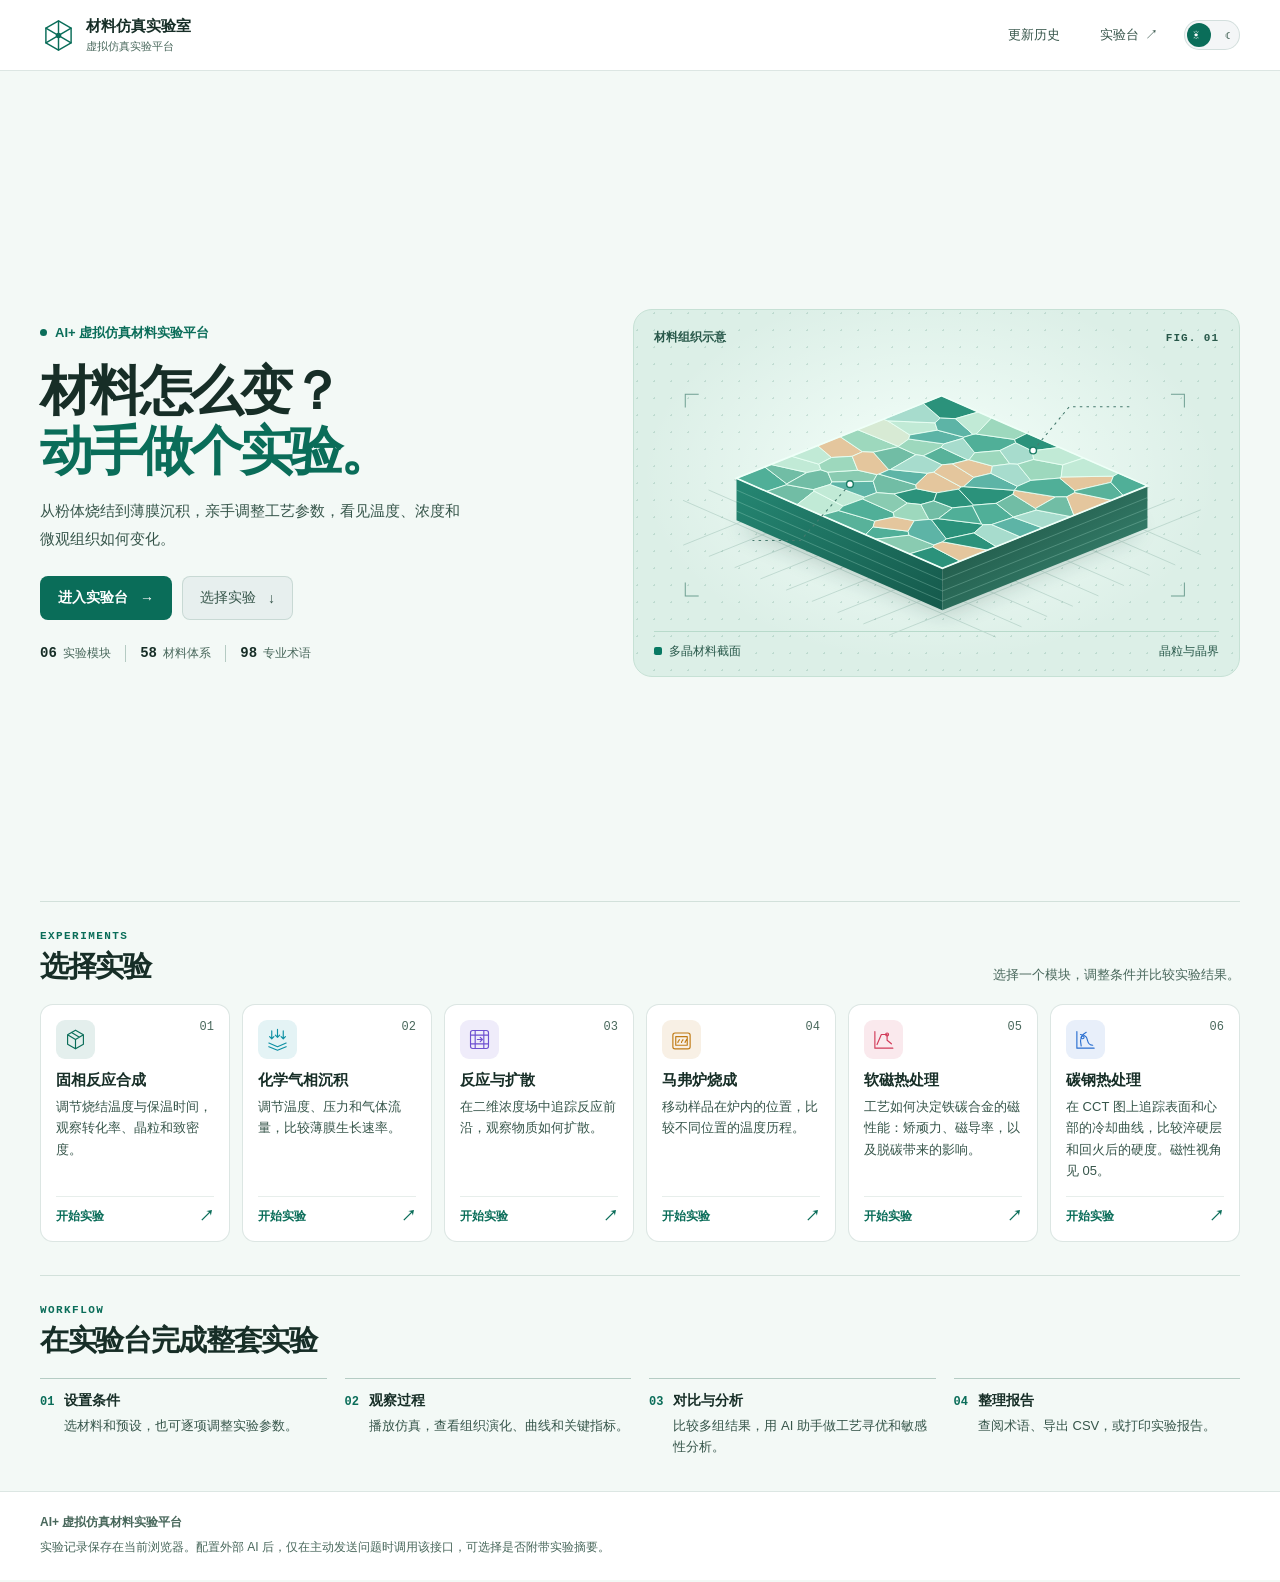
<file: index.html>
<!DOCTYPE html>
<html lang="zh-CN" data-theme="light">
<head>
<meta charset="UTF-8">
<meta name="viewport" content="width=device-width, initial-scale=1.0">
<title>AI+ 虚拟仿真材料实验平台</title>
<meta name="description" content="AI+ 虚拟仿真材料实验平台：固相反应、化学气相沉积、反应-扩散耦合、马弗炉烧成、软磁热处理与碳钢热处理六个虚拟实验，实时逐步求解、多组对比与实验报告。">
<link rel="icon" type="image/svg+xml" href="assets/favicon.svg">
<meta name="theme-color" content="#f3f9f6">
<script>
  /* 首屏即应用主题，避免刷新时闪白/闪黑 */
  (function () {
    try {
      var t = localStorage.getItem('hdu-lab-theme');
      if (t === 'light' || t === 'dark') document.documentElement.setAttribute('data-theme', t);
    } catch (e) {}
  })();
</script>
<link rel="stylesheet" href="css/style.css">
<link rel="stylesheet" href="css/home.css">
</head>
<body class="home">

  <header class="topbar home-topbar">
    <div class="home-container home-nav">
      <a class="brand brand-link" href="index.html">
        <span class="brand-mark" aria-hidden="true">
          <svg viewBox="0 0 32 32" focusable="false">
            <path d="M16 3.4 26.9 9.7v12.6L16 28.6 5.1 22.3V9.7L16 3.4Z"/>
            <path d="M16 3.4v25.2M5.1 9.7l21.8 12.6M26.9 9.7 5.1 22.3"/>
            <circle cx="16" cy="16" r="2.4"/>
          </svg>
        </span>
        <span class="brand-text">
          <span class="brand-name">材料仿真实验室</span>
          <span class="brand-org">虚拟仿真实验平台</span>
        </span>
      </a>
      <nav class="top-right" aria-label="平台导航">
        <button class="btn ghost" id="btnHistory" type="button" aria-expanded="false" aria-controls="histModal">更新历史</button>
        <a class="btn ghost home-lab-link" href="lab.html">实验台 <span aria-hidden="true">↗</span></a>
        <button class="theme-switch" id="btnTheme" type="button" role="switch" aria-checked="false" title="切换亮色 / 深色模式" aria-label="深色模式">
          <i class="ts-ico sun" aria-hidden="true">☀</i><i class="ts-ico moon" aria-hidden="true">☾</i><span class="ts-knob"></span>
        </button>
      </nav>
    </div>
  </header>

  <main class="home-container">
    <section class="hero" aria-labelledby="heroTitle">
      <div class="hero-copy">
        <div class="hero-eyebrow"><span aria-hidden="true"></span> AI+ 虚拟仿真材料实验平台</div>
        <h1 id="heroTitle">材料怎么变？<br><em>动手做个实验。</em></h1>
        <p class="hero-lead">从粉体烧结到薄膜沉积，亲手调整工艺参数，看见温度、浓度和微观组织如何变化。</p>
        <div class="hero-actions">
          <a class="btn primary hero-btn" href="lab.html">进入实验台 <span aria-hidden="true">→</span></a>
          <a class="btn ghost hero-btn" href="#experiments">选择实验 <span aria-hidden="true">↓</span></a>
        </div>
        <div class="hero-facts" aria-label="平台资源">
          <span><b>06</b> 实验模块</span><span><b>58</b> 材料体系</span><span><b>98</b> 专业术语</span>
        </div>
      </div>

      <figure class="hero-art">
        <div class="specimen-head"><span>材料组织示意</span><span class="specimen-id">FIG. 01</span></div>
        <img src="assets/grain-sample.svg" width="720" height="435" alt="材料截面的多边形晶粒与晶界示意图">
        <figcaption><span><i aria-hidden="true"></i> 多晶材料截面</span><span>晶粒与晶界</span></figcaption>
      </figure>
    </section>

    <section class="experiments" id="experiments" aria-labelledby="experimentsTitle">
      <div class="sec-head">
        <div><p class="sec-kicker">EXPERIMENTS</p><h2 id="experimentsTitle">选择实验</h2></div>
        <p>选择一个模块，调整条件并比较实验结果。</p>
      </div>
      <div class="mod-grid">
        <a class="mod-card mod-solid" href="lab.html?m=solid">
          <div class="mod-top"><span class="mod-icon"><svg viewBox="0 0 32 32" aria-hidden="true"><path d="m16 3 11 6.5v13L16 29 5 22.5v-13L16 3Z M5 9.5 16 16l11-6.5M16 16v13M10.5 6.2l11 6.6"/></svg></span><span class="mod-idx">01</span></div>
          <h3>固相反应合成</h3>
          <p>调节烧结温度与保温时间，观察转化率、晶粒和致密度。</p>
          <span class="mod-go">开始实验 <span aria-hidden="true">↗</span></span>
        </a>
        <a class="mod-card mod-cvd" href="lab.html?m=cvd">
          <div class="mod-top"><span class="mod-icon"><svg viewBox="0 0 32 32" aria-hidden="true"><path d="m4 21 12 5 12-5m-24 5 12 5 12-5M8 4v11m-3-3 3 3 3-3m5-10v11m-3-3 3 3 3-3m5-6v11m-3-3 3 3 3-3"/></svg></span><span class="mod-idx">02</span></div>
          <h3>化学气相沉积</h3>
          <p>调节温度、压力和气体流量，比较薄膜生长速率。</p>
          <span class="mod-go">开始实验 <span aria-hidden="true">↗</span></span>
        </a>
        <a class="mod-card mod-rd" href="lab.html?m=rd">
          <div class="mod-top"><span class="mod-icon"><svg viewBox="0 0 32 32" aria-hidden="true"><rect x="3.5" y="3.5" width="25" height="25" rx="3"/><path d="M10 4v24m12-24v24M4 10h24M4 22h24m-15-6h7m-3-3 3 3-3 3"/></svg></span><span class="mod-idx">03</span></div>
          <h3>反应与扩散</h3>
          <p>在二维浓度场中追踪反应前沿，观察物质如何扩散。</p>
          <span class="mod-go">开始实验 <span aria-hidden="true">↗</span></span>
        </a>
        <a class="mod-card mod-kiln" href="lab.html?m=kiln">
          <div class="mod-top"><span class="mod-icon"><svg viewBox="0 0 32 32" aria-hidden="true"><rect x="4" y="7" width="24" height="22" rx="3"/><path d="M8 12h16v12H8zm3 8c0-2 2-2 2-4m3 4c0-2 2-2 2-4m3 4c0-2 2-2 2-4"/></svg></span><span class="mod-idx">04</span></div>
          <h3>马弗炉烧成</h3>
          <p>移动样品在炉内的位置，比较不同位置的温度历程。</p>
          <span class="mod-go">开始实验 <span aria-hidden="true">↗</span></span>
        </a>
        <a class="mod-card mod-heat" href="lab.html?m=heat">
          <div class="mod-top"><span class="mod-icon"><svg viewBox="0 0 32 32" aria-hidden="true"><path d="M4 5v23h25M7 23l6-14h8v8l6 5"/><circle cx="21" cy="9" r="2"/></svg></span><span class="mod-idx">05</span></div>
          <h3>软磁热处理</h3>
          <p>工艺如何决定铁碳合金的磁性能：矫顽力、磁导率，以及脱碳带来的影响。</p>
          <span class="mod-go">开始实验 <span aria-hidden="true">↗</span></span>
        </a>
        <a class="mod-card mod-quench" href="lab.html?m=quench">
          <div class="mod-top"><span class="mod-icon"><svg viewBox="0 0 32 32" aria-hidden="true"><path d="M4 5v23h24M9 9c15 1 5 14 17 15M17 6c-8 4-9 12-7 19"/><circle cx="12" cy="13" r="2"/></svg></span><span class="mod-idx">06</span></div>
          <h3>碳钢热处理</h3>
          <p>在 CCT 图上追踪表面和心部的冷却曲线，比较淬硬层和回火后的硬度。磁性视角见 05。</p>
          <span class="mod-go">开始实验 <span aria-hidden="true">↗</span></span>
        </a>
      </div>
    </section>

    <section class="workflow" aria-labelledby="workflowTitle">
      <div class="sec-head">
        <div><p class="sec-kicker">WORKFLOW</p><h2 id="workflowTitle">在实验台完成整套实验</h2></div>
      </div>
      <ol class="workflow-grid">
        <li><span>01</span><div><h3>设置条件</h3><p>选材料和预设，也可逐项调整实验参数。</p></div></li>
        <li><span>02</span><div><h3>观察过程</h3><p>播放仿真，查看组织演化、曲线和关键指标。</p></div></li>
        <li><span>03</span><div><h3>对比与分析</h3><p>比较多组结果，用 AI 助手做工艺寻优和敏感性分析。</p></div></li>
        <li><span>04</span><div><h3>整理报告</h3><p>查阅术语、导出 CSV，或打印实验报告。</p></div></li>
      </ol>
    </section>
  </main>

  <footer class="home-foot">
    <div class="home-container">
      <strong>AI+ 虚拟仿真材料实验平台</strong>
      <p>实验记录保存在当前浏览器。配置外部 AI 后，仅在主动发送问题时调用该接口，可选择是否附带实验摘要。</p>
    </div>
  </footer>

<!-- ======================= 更新历史 ======================= -->
<div class="modal" id="histModal" role="dialog" aria-modal="true" aria-labelledby="histTitle">
  <div class="modal-card hist-card">
    <div class="modal-head">
      <h2 id="histTitle">更新历史</h2>
      <div class="modal-actions">
        <button class="modal-close" id="histClose" type="button" aria-label="关闭">✕</button>
      </div>
    </div>
    <div class="modal-body hist-body">
      <p class="hist-intro">网站的功能上新与修复记录，新的在上。</p>

      <ol class="hist-list">
        <li class="hist-item">
          <div class="hist-date">2026-11-05<span class="hist-badge">最新</span></div>
          <ul class="hist-points">
            <li>新增碳钢热处理：可选 20 钢、45 钢和 T8 钢，对比退火、正火、水淬、油淬与调质。</li>
            <li>可在 CCT 图上同时观察表面和心部的冷却路径，并查看截面组织、硬度和淬硬层深度。术语库新增 5 条相关术语。</li>
          </ul>
        </li>
        <li class="hist-item">
          <div class="hist-date">2026-11-05</div>
          <ul class="hist-points">
            <li>新增 Fe-C 热处理模块。正火、淬火、回火、退火四种工艺一键切换，六种牌号从电磁纯铁到 T12 工具钢，冷却速度 0.02 到 200 ℃/s 连续可调。</li>
            <li>组织图、温度曲线、晶胞结构三块联动：冷速一变，珠光体经索氏体、托氏体、贝氏体一路转到马氏体，硬度与矫顽力同步抬升。</li>
            <li>代码按实验拆分，每个实验的模型与界面文案各占一个文件。新增实验只要补两个文件，不必再改主流程。</li>
            <li>术语库扩到 93 条，补入 Fe-C 相图、奥氏体化、CCT 曲线、马氏体与 Ms、脱碳、矫顽力与磁畴钉扎等。</li>
            <li>多组对比改为先在数据表里勾选、再确认加入，没记录过的结果不会再悄悄混进对比。</li>
            <li>界面整体收敛：顶栏、参数栏与标签页的间距收紧，一屏能看全的信息变多。</li>
            <li>术语库给 25 条术语配了示意图：CCT 曲线、磁滞回线、Fe-C 相图、保形性、炉膛等温线、显式差分稳定域等，展开条目即可看到。</li>
            <li>实时演算加了进度条与动效反馈：求解时状态点呼吸、进度条流动，暂停即停；演算走到终点自动记入数据表，状态条打勾并提示「演算成功，已加入报告」，不必再手动点一次。</li>
            <li>界面补了一批过渡动画：首页模块卡依次浮入、悬停抬升，页签切换淡入，术语展开渐显，弹窗遮罩淡入，按钮按下回沉，切换实验时参数与 KPI 错峰浮现。开启系统「减少动态效果」时全部自动关闭。</li>
            <li>点「运行仿真」后不再瞬间蹦出结果：按钮转圈、文字换成求解中，上一组 KPI、晶粒图与曲线先虚化，画布扫过一道光；回放走完弹完成提示，列出三个关键指标与记录编号，可直接跳到数据与报告。</li>
            <li>一批偏小的按钮放大到顺手可点的尺寸：AI 助手头部的设置键与收起键从 22px 加到 30px，播放与回起点 32px，弹窗关闭键、参数数值框、曲线图例与术语分类标签一并加高；参数滑杆的可点区域从 4px 撑到 18px，参数名旁的问号外观不变但命中区扩到 23px。</li>
          </ul>
        </li>

        <li class="hist-item">
          <div class="hist-date">2026-11-04</div>
          <ul class="hist-points">
            <li>全站清除破折号、下划线与斜体，正文改用逗号和冒号断句，数值区间改用波浪号。</li>
            <li>修好顶栏按钮的下划线：问题不在样式写错，而是按钮规则里漏了清除链接默认装饰的那一行。</li>
            <li>预览曲线与曲线图例统一量纲，百分比与温度不再挤在同一根轴上互相压扁。</li>
          </ul>
        </li>

        <li class="hist-item">
          <div class="hist-date">2026-10-31</div>
          <ul class="hist-points">
            <li>材料体系从 26 个扩到 49 个，活化能、工艺温度窗口、沉积速率与扩散系数逐条查证文献实测值，不再凭印象填数。</li>
            <li>术语库从 76 条扩到 86 条，新增碳热还原、氧空位、透明导电膜、光刻胶显影、氢脆等词条。</li>
            <li>纠正若干站不住脚的科学表述：气氛对锰锌铁氧体的影响方向写反，多个材料的工艺温度窗口偏高，晶粒长大活化能低了一个量级。</li>
            <li>重做参数标定，让同模块内各材料的默认指标散成谱系，不再出现一整排一模一样的转化率。</li>
          </ul>
        </li>

        <li class="hist-item">
          <div class="hist-date">2026-10-24</div>
          <ul class="hist-points">
            <li>平台初版上线，四个实验模块：固相反应合成、化学气相沉积、反应-扩散耦合、马弗炉烧成。</li>
            <li>实时演算、多组对比、敏感性分析与工艺寻优、术语库、实验报告一并具备。</li>
            <li>顶栏标识与亮色主题，深色科研风与浅色阅读模式可随时切换。</li>
            <li>修掉早期一批交互问题：切换模块后曲线读到上一个模块的数据、图例过长被右边缘裁切、提示条堆叠遮挡面板。</li>
          </ul>
        </li>
      </ol>
    </div>
  </div>
</div>

<script src="js/theme.js"></script>
<script>
  (function () {
    var KEY = 'hdu-lab-theme';
    function cur() {
      return document.documentElement.getAttribute('data-theme') === 'light' ? 'light' : 'dark';
    }
    function sync(btn) {
      if (btn) btn.setAttribute('aria-checked', cur() === 'dark' ? 'true' : 'false');
    }
    document.addEventListener('DOMContentLoaded', function () {
      var btn = document.getElementById('btnTheme');
      sync(btn);
      // 回到上次用过的模块
      try {
        var last = localStorage.getItem('hdu-lab-last-module');
        if (last && /^(solid|cvd|rd|kiln|heat|quench)$/.test(last)) {
          var entry = document.querySelector('.hero-actions a.hero-btn');
          if (entry) entry.href = 'lab.html?m=' + last;
          var top = document.querySelector('.home-lab-link');
          if (top) top.href = 'lab.html?m=' + last;
        }
      } catch (e) {}
      if (!btn) return;
      btn.addEventListener('click', function () {
        var next = cur() === 'dark' ? 'light' : 'dark';
        // 与实验台共用同一套扩散圆过渡
        if (window.Theme) {
          window.Theme.switchTo(next, {
            button: btn,
            apply: function () {
              document.documentElement.setAttribute('data-theme', next);
              window.Theme.save(next);
              sync(btn);
            }
          });
          return;
        }
        document.documentElement.setAttribute('data-theme', next);
        try { localStorage.setItem(KEY, next); } catch (e) {}
        sync(btn);
      });
    });
  })();
</script>

<script>
  /* 更新历史弹窗：点击顶栏按钮打开，点关闭、点遮罩或按 Esc 关闭 */
  (function () {
    var btn = document.getElementById('btnHistory');
    var modal = document.getElementById('histModal');
    var close = document.getElementById('histClose');
    if (!btn || !modal || !close) return;

    function open() {
      modal.classList.add('open');
      btn.setAttribute('aria-expanded', 'true');
      document.body.style.overflow = 'hidden';
      close.focus();
    }
    function hide() {
      modal.classList.remove('open');
      btn.setAttribute('aria-expanded', 'false');
      document.body.style.overflow = '';
      btn.focus();
    }

    btn.addEventListener('click', open);
    close.addEventListener('click', hide);
    // 点遮罩关闭，点卡片内部不关
    modal.addEventListener('click', function (e) { if (e.target === modal) hide(); });
    document.addEventListener('keydown', function (e) {
      if (e.key === 'Escape' && modal.classList.contains('open')) hide();
    });
  })();
</script>

</body>
</html>
</file>
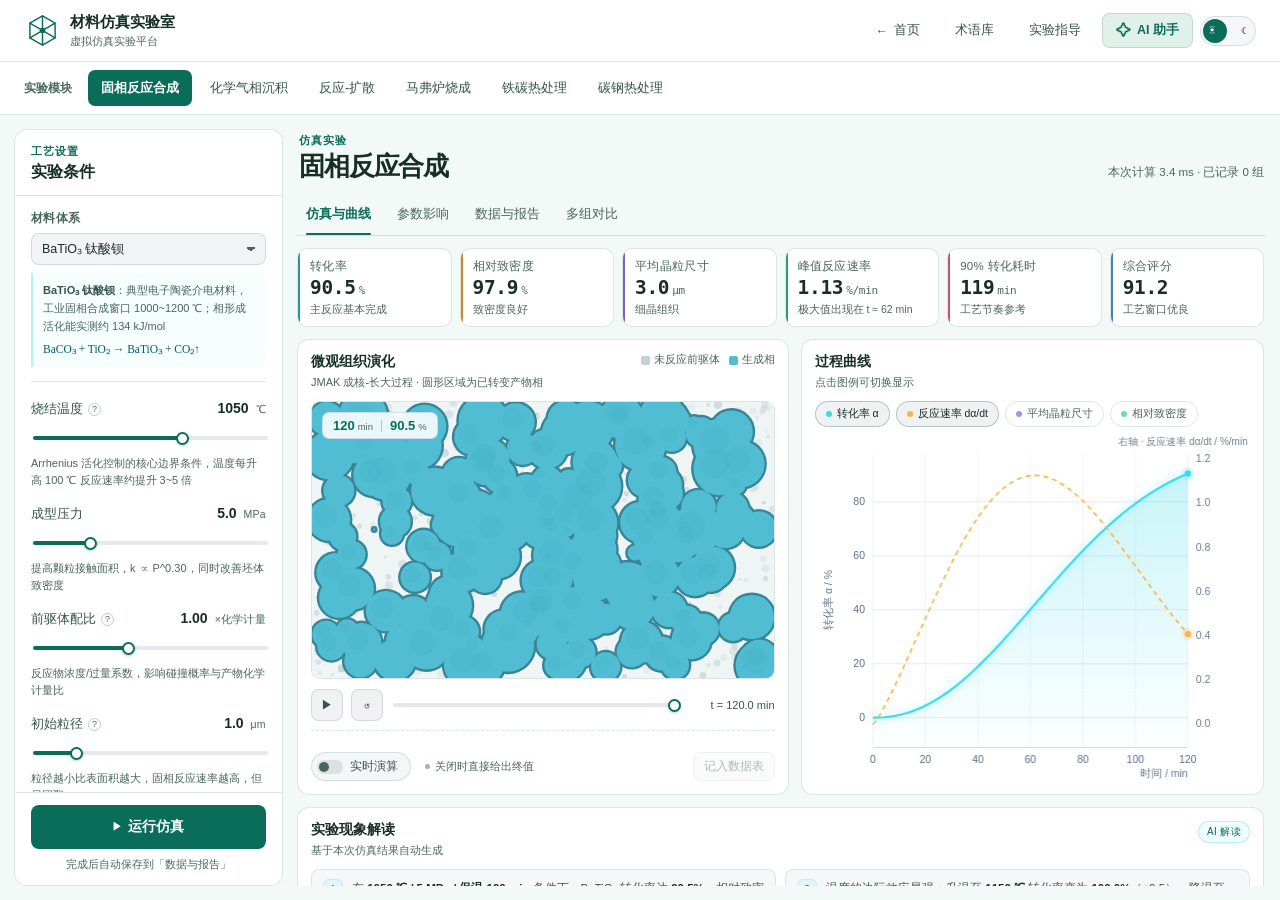
<file: lab.html>
<!DOCTYPE html>
<html lang="zh-CN" data-theme="light">
<head>
<meta charset="UTF-8">
<meta name="viewport" content="width=device-width, initial-scale=1.0">
<title>实验台 · AI+ 虚拟仿真材料实验平台</title>
<meta name="description" content="虚拟仿真材料实验台：调节温度、压力、浓度与装炉位置，实时逐步求解反应过程，支持多组对比、敏感性分析与实验报告生成。">
<link rel="icon" type="image/svg+xml" href="assets/favicon.svg">
<meta name="theme-color" content="#f3f9f6">
<script>
  /* 首屏即应用主题，避免刷新时闪白/闪黑 */
  (function () {
    try {
      var t = localStorage.getItem('hdu-lab-theme');
      if (t === 'light' || t === 'dark') document.documentElement.setAttribute('data-theme', t);
    } catch (e) {}
  })();
</script>
<link rel="stylesheet" href="css/style.css">
<link rel="stylesheet" href="css/lab.css">
</head>
<body class="lab">
<div class="app">

  <header class="topbar lab-topbar">
    <a class="brand brand-link" href="index.html">
      <span class="brand-mark" aria-hidden="true">
        <svg viewBox="0 0 32 32" focusable="false">
          <path d="M16 3.4 26.9 9.7v12.6L16 28.6 5.1 22.3V9.7L16 3.4Z"/>
          <path d="M16 3.4v25.2M5.1 9.7l21.8 12.6M26.9 9.7 5.1 22.3"/>
          <circle cx="16" cy="16" r="2.4"/>
        </svg>
      </span>
      <span class="brand-text">
        <span class="brand-name">材料仿真实验室</span>
        <span class="brand-org">虚拟仿真实验平台</span>
      </span>
    </a>
    <div class="top-right">
      <a class="btn ghost home-back" href="index.html"><span aria-hidden="true">←</span> 首页</a>
      <button class="btn ghost" id="btnGlossary" type="button">术语库</button>
      <button class="btn ghost" id="btnGuide" type="button">实验指导</button>
      <button class="btn assistant-trigger" id="btnAiExpand" type="button" aria-controls="aiPanel" aria-expanded="false"><span aria-hidden="true">✧</span> AI 助手</button>
      <button class="theme-switch" id="btnTheme" type="button" role="switch" aria-checked="false" title="切换亮色 / 深色模式" aria-label="深色模式">
        <i class="ts-ico sun" aria-hidden="true">☀</i><i class="ts-ico moon" aria-hidden="true">☾</i><span class="ts-knob"></span>
      </button>
    </div>
  </header>

  <nav class="lab-nav" aria-label="实验模块">
    <span class="lab-nav-label">实验模块</span>
    <div class="seg" id="moduleSwitch"></div>
  </nav>

  <main class="layout">

    <!-- ======================= 左：实验条件 ======================= -->
    <aside class="panel panel-left">
      <div class="panel-head params-head">
        <div>
          <p class="stage-kicker">工艺设置</p>
          <h2>实验条件</h2>
        </div>
        <button class="btn ghost sm" type="button" id="btnParams" aria-expanded="false" aria-controls="parameterScroll">展开参数</button>
      </div>
      <div class="parameter-scroll" id="parameterScroll">
        <div class="sub-block">
          <label class="field-label" for="materialSelect">材料体系</label>
          <div class="select-wrap">
            <select id="materialSelect"></select>
          </div>
          <div class="material-note" id="materialNote"></div>
        </div>

        <div class="divider"></div>

        <div class="sliders" id="paramList"></div>

        <div class="divider"></div>

        <div class="sub-block">
          <label class="field-label">工艺预设</label>
          <div class="preset-grid" id="presetList"></div>
        </div>
      </div>
      <div class="run-actions">
        <button class="btn primary run-btn" id="btnRun">
          <span class="run-spinner" aria-hidden="true"></span>
          <span class="run-ico" aria-hidden="true">▶</span>
          <span class="run-label">运行仿真</span>
        </button>
        <div class="run-hint">完成后自动保存到「数据与报告」</div>
      </div>
    </aside>

    <!-- ======================= 中：主工作区 ======================= -->
    <section class="stage">
      <div class="stage-head">
        <div>
          <p class="stage-kicker">仿真实验</p>
          <h1 id="moduleTitle">固相反应合成</h1>
        </div>
        <p class="tab-info" id="tabInfo" role="status"></p>
      </div>
      <div class="tabs" id="mainTabs" role="tablist" aria-label="实验结果">
        <button class="tab active" id="tabBench" type="button" role="tab" aria-selected="true" aria-controls="viewBench" data-tab="bench">仿真与曲线</button>
        <button class="tab" id="tabResponse" type="button" role="tab" aria-selected="false" aria-controls="viewResponse" tabindex="-1" data-tab="response">参数影响</button>
        <button class="tab" id="tabData" type="button" role="tab" aria-selected="false" aria-controls="viewData" tabindex="-1" data-tab="data">数据与报告</button>
        <button class="tab" id="tabCompare" type="button" role="tab" aria-selected="false" aria-controls="viewCompare" tabindex="-1" data-tab="compare">多组对比</button>
      </div>

      <!-- ---------- 实验台 ---------- -->
      <div class="tab-body active" id="viewBench" role="tabpanel" aria-labelledby="tabBench" tabindex="0" data-body="bench">
        <div class="kpi-row" id="kpiRow"></div>

        <div class="viz-grid">
          <div class="card viz-card">
            <div class="card-head">
              <div>
                <h3 id="vizTitle">微观组织演化</h3>
                <span class="card-sub" id="vizSub">JMAK 成核-长大过程实时可视化</span>
              </div>
              <div class="legend" id="vizLegend"></div>
            </div>
            <div class="canvas-wrap">
              <canvas id="vizCanvas"></canvas>
              <div class="viz-hud">
                <span class="hud-item"><b id="hudT">0</b><i>min</i></span>
                <span class="hud-sep"></span>
                <span class="hud-item"><b id="hudP">0</b><i id="hudPUnit">%</i></span>
              </div>
            </div>
            <div class="viz-bar">
              <button class="btn icon" id="btnPlay" title="播放/暂停">▶</button>
              <button class="btn icon" id="btnRewind" title="回到起点">↺</button>
              <input type="range" id="timeline" min="0" max="1000" value="1000" aria-label="仿真时间轴">
              <span class="time-read" id="timeLabel">t = 0 min</span>
            </div>
            <div class="live-bar" id="liveBar">
              <div class="live-prog" id="liveProgWrap" aria-hidden="true"><i id="liveProg"></i></div>
              <div class="live-row">
                <button class="live-toggle" id="btnLive" role="switch" aria-checked="false"
                        title="不预先算完整段，按真实时间逐步求解">
                  <span class="lt-track"><i></i></span>
                  <span class="lt-text">实时演算</span>
                </button>
                <span class="live-state" id="liveState">关闭时直接给出终值</span>
                <button class="btn sm ghost live-keep" id="btnKeep" disabled>记入数据表</button>
              </div>
              <div class="live-speed" id="liveSpeed" hidden>
                <span class="ls-label">现实 1 s ≈</span>
                <input type="range" id="liveRate" class="ls-range" min="1" max="60" step="1" value="10"
                       aria-label="时间换算：现实一秒对应的模拟分钟数">
                <span class="ls-rate-val" id="liveRateVal">10</span>
                <span class="ls-label">min 模拟</span>
                <span class="ls-meta" id="liveMeta">全程约 12 s</span>
              </div>
            </div>
          </div>

          <div class="card chart-card">
            <div class="card-head">
              <div>
                <h3>过程曲线</h3>
                <span class="card-sub">点击图例可切换显示</span>
              </div>
            </div>
            <div class="chips" id="seriesChips"></div>
            <div class="chart-wrap tall"><canvas id="chartProcess"></canvas></div>
          </div>
        </div>

        <div class="card insight-card">
          <div class="card-head">
            <div>
              <h3>实验现象解读</h3>
              <span class="card-sub">基于本次仿真结果自动生成</span>
            </div>
            <span class="ai-badge">AI 解读</span>
          </div>
          <div class="insight-grid" id="insightGrid"></div>
        </div>
      </div>

      <!-- ---------- 响应曲线 ---------- -->
      <div class="tab-body" id="viewResponse" role="tabpanel" aria-labelledby="tabResponse" tabindex="0" data-body="response">
        <div class="card">
          <div class="card-head">
            <div>
              <h3>边界条件 → 实验结果的响应关系</h3>
              <span class="card-sub">固定其余参数，扫描单一实验条件，观察指标变化趋势</span>
            </div>
            <div class="seg small" id="sweepSwitch"></div>
          </div>
          <div class="chart-wrap xl"><canvas id="chartSweep"></canvas></div>
          <div class="sweep-note" id="sweepNote"></div>
        </div>
        <div class="sweep-grid" id="sweepCards"></div>
      </div>

      <!-- ---------- 数据与报告 ---------- -->
      <div class="tab-body" id="viewData" role="tabpanel" aria-labelledby="tabData" tabindex="0" data-body="data">
        <div class="toolbar">
          <div class="tool-left">
            <span class="count-badge"><b id="dataCount">0</b> 条仿真记录</span>
            <span class="count-badge compare-selection" role="status">已选 <b id="dataCompareCount">0</b> 组</span>
            <span class="data-save-note" id="dataCompareHint">勾选 2~5 组记录后开始对比</span>
          </div>
          <div class="tool-right">
            <button class="btn ghost sm" id="btnClearData">清空本模块</button>
            <button class="btn ghost sm" id="btnExport">导出 CSV</button>
            <button class="btn ghost sm" id="btnReport">生成实验报告</button>
            <button class="btn primary sm" id="btnStartCompare" type="button" aria-describedby="dataCompareHint" disabled>开始对比</button>
          </div>
        </div>
        <div class="card">
          <div class="table-wrap tall" id="dataTableWrap"></div>
        </div>
      </div>

      <!-- ---------- 对比分析 ---------- -->
      <div class="tab-body" id="viewCompare" role="tabpanel" aria-labelledby="tabCompare" tabindex="0" data-body="compare">
        <div class="toolbar">
          <div class="tool-left">
            <span class="count-badge"><b id="cmpCount">0</b> 组实验参与对比</span>
            <span class="tool-hint" id="cmpHint">在「数据与报告」中选择要对比的记录</span>
          </div>
          <div class="tool-right">
            <button class="btn ghost sm" id="btnPickCompare" type="button">选择对比数据</button>
            <button class="btn ghost sm" id="btnClearCompare">清空对比</button>
          </div>
        </div>

        <div class="compare-grid">
          <div class="card">
            <div class="card-head">
              <div><h3>过程曲线对比</h3><span class="card-sub" id="cmpChartSub">归一化主指标随时间的演化</span></div>
            </div>
            <div class="chart-wrap tall">
              <canvas id="chartCompare"></canvas>
              <div class="chart-empty" id="cmpEmptyA"><span class="es-ico">◫</span>暂无对比数据<br>在「数据与报告」中勾选记录，再点击「开始对比」</div>
            </div>
          </div>
          <div class="card">
            <div class="card-head">
              <div><h3>关键指标对比</h3><span class="card-sub" id="cmpBarSub">综合评分</span></div>
              <select class="mini-select" id="cmpMetricSelect"></select>
            </div>
            <div class="chart-wrap tall">
              <canvas id="chartCompareBar"></canvas>
              <div class="chart-empty" id="cmpEmptyB"><span class="es-ico">▤</span>暂无对比数据</div>
            </div>
          </div>
        </div>

        <div class="card">
          <div class="card-head"><div><h3>对比数据表</h3><span class="card-sub">参数与结果逐项对照</span></div></div>
          <div class="table-wrap" id="compareTableWrap"></div>
        </div>
      </div>
    </section>

  </main>
</div>

<div class="assistant-layer" hidden>
  <div class="assistant-scrim" id="aiBackdrop" aria-hidden="true"></div>
  <aside class="panel panel-right" id="aiPanel" role="dialog" aria-modal="true" aria-labelledby="assistantTitle" inert>
      <div class="ai-body" id="aiBody">
      <div class="panel-head">
        <h2 id="assistantTitle">AI 实验助手</h2>
        <div class="panel-head-right">
          <span class="tag accent" id="aiTag">本地模型</span>
          <button class="ai-collapse" id="btnAiConfig" type="button" title="接入外部大模型" aria-label="接入外部大模型">⚙</button>
          <button class="ai-collapse" id="btnAiCollapse" type="button" title="关闭面板" aria-label="关闭 AI 实验助手">✕</button>
        </div>
      </div>

      <div class="ai-block">
        <div class="ai-block-head">
          <span class="ai-idx">01</span>
          <h3>工艺智能寻优</h3>
        </div>
        <p class="ai-desc">设定优化目标与约束，代理模型在参数空间内搜索最优工艺窗口。</p>
        <div class="ai-form">
          <label>优化目标</label>
          <select class="mini-select" id="aiObjective"></select>
          <label>约束条件</label>
          <select class="mini-select" id="aiConstraint"></select>
        </div>
        <button class="btn primary block" id="btnOptimize">开始寻优</button>
        <div class="ai-status" id="aiOptStatus"></div>
        <div class="ai-result" id="aiOptResult"></div>
      </div>

      <div class="divider"></div>

      <div class="ai-block">
        <div class="ai-block-head">
          <span class="ai-idx">02</span>
          <h3>参数敏感性分析</h3>
        </div>
        <p class="ai-desc">各实验条件在 <b>±15% 量程</b> 内变化时，对主指标的影响幅度排序。</p>
        <button class="btn ghost block" id="btnSens">运行敏感性分析</button>
        <div class="chart-wrap sens">
          <canvas id="sensCanvas"></canvas>
          <div class="chart-empty" id="sensEmpty">
            <span class="es-ico">▤</span>
            <span>尚未生成敏感性排序</span>
            <span>点击上方按钮后显示各参数的影响幅度</span>
          </div>
        </div>
        <div class="ai-status" id="sensNote"></div>
      </div>

      <div class="divider"></div>

      <div class="ai-block">
        <div class="ai-block-head">
          <span class="ai-idx">03</span>
          <h3>工艺诊断建议</h3>
        </div>
        <div class="advice-list" id="adviceList"></div>
      </div>

      <div class="divider"></div>

      <div class="ai-block ai-chat-block">
        <div class="ai-block-head">
          <span class="ai-idx">04</span>
          <h3>对话解读</h3>
          <span class="ai-model" id="aiModelChip">未接入</span>
          <button class="ai-mini-btn" id="btnAiClear" type="button" title="清空对话记录">清空</button>
        </div>
        <div class="ai-data-notice" id="aiDataNotice" hidden>
          <b>发送前请确认</b>
          <p>接入外部模型后，本次提问会连同<b>当前工况摘要</b>（模块、材料、全部参数、结果指标、本地诊断）一起发送给你配置的接口 <code id="aiNoticeEp"></code>。关闭配置里的「附带实验上下文」开关则只发送你的问题。</p>
          <div class="ai-notice-actions">
            <button class="btn ghost sm" id="btnAiNoticeCancel" type="button">取消</button>
            <button class="btn primary sm" id="btnAiNoticeOk" type="button">我知道了，继续发送</button>
          </div>
        </div>
        <div class="ai-chat" id="aiChat">
          <div class="ai-chat-empty" id="aiChatEmpty">
            <span class="ace-ico">✧</span>
            <p>接入外部大模型后，可以把当前实验条件与结果一并发过去提问。</p>
            <button class="btn ghost sm" id="btnAiConfig2" type="button">接入外部 API</button>
          </div>
        </div>
        <div class="ai-quick" id="aiQuick">
          <button type="button" data-q="解释当前这组结果">解释当前结果</button>
          <button type="button" data-q="为什么不均匀？炉内温度和转化率的差异是怎么来的">为什么不均匀</button>
          <button type="button" data-q="下一组实验该怎么设计？给出具体参数和建议">下一组怎么设计</button>
        </div>
        <div class="ai-input">
          <textarea id="aiInput" rows="1" placeholder="提问…（Enter 发送，Shift+Enter 换行）" spellcheck="false"></textarea>
          <button class="btn primary sm" id="btnAiSend" type="button">发送</button>
        </div>
        <div class="ai-status" id="aiChatStatus"></div>
      </div>
      </div>
  </aside>
</div>

<!-- ======================= 实验指导弹窗 ======================= -->
<div class="modal" id="guideModal">
  <div class="modal-card wide">
    <div class="modal-head">
      <h2>实验指导 · <span id="guideModule">固相反应合成</span></h2>
      <button class="modal-close" data-close="guideModal">✕</button>
    </div>
    <div class="modal-body" id="guideBody"></div>
  </div>
</div>

<!-- ======================= 实验报告弹窗 ======================= -->
<div class="modal" id="reportModal">
  <div class="modal-card wide">
    <div class="modal-head">
      <h2>虚拟仿真实验报告</h2>
      <div class="modal-actions">
        <button class="btn ghost sm" id="btnPrint">打印 / 存为 PDF</button>
        <button class="modal-close" data-close="reportModal">✕</button>
      </div>
    </div>
    <div class="modal-body" id="reportBody"></div>
  </div>
</div>

<!-- ======================= 术语资料库弹窗 ======================= -->
<div class="modal" id="glossaryModal">
  <div class="modal-card wide gl-card-modal">
    <div class="modal-head">
      <h2>专业术语资料库 <span class="gl-total" id="glCount"></span></h2>
      <button class="modal-close" data-close="glossaryModal">✕</button>
    </div>
    <div class="gl-toolbar">
      <div class="gl-search">
        <span class="gl-search-ico">⌕</span>
        <input id="glSearch" type="text" autocomplete="off" spellcheck="false"
               placeholder="搜索术语、英文名或符号：活化能 / Damköhler / Da / 边界">
        <button class="gl-clear" id="glClear" title="清空">✕</button>
      </div>
      <div class="gl-cats" id="glCats"></div>
    </div>
    <div class="modal-body gl-body" id="glBody"></div>
  </div>
</div>

<!-- ======================= 接入外部大模型 ======================= -->
<div class="modal" id="aiConfigModal" role="dialog" aria-modal="true" aria-labelledby="aiConfigTitle">
  <div class="modal-card ai-cfg-card">
    <div class="modal-head">
      <h2 id="aiConfigTitle">接入外部大模型</h2>
      <button class="modal-close" data-close="aiConfigModal" aria-label="关闭外部模型配置">✕</button>
    </div>
    <div class="modal-body ai-cfg-body">
      <p class="ai-cfg-lead">
        支持任何 <b>OpenAI 兼容</b> 的 <code>/chat/completions</code> 接口（DeepSeek、Kimi、通义千问、硅基流动、
        本地 Ollama / LM Studio 等）。密钥只保存在本机浏览器的 localStorage 里，不会上传到别处。
      </p>

      <div class="ai-cfg-grid">
        <label class="ai-cfg-field">
          <span>服务商</span>
          <select id="aiCfgPreset" class="mini-select"></select>
        </label>
        <label class="ai-cfg-field">
          <span>模型</span>
          <input id="aiCfgModel" type="text" autocomplete="off" spellcheck="false" placeholder="deepseek-chat">
        </label>
        <label class="ai-cfg-field wide">
          <span>接口地址（Base URL）</span>
          <input id="aiCfgBase" type="text" autocomplete="off" spellcheck="false" placeholder="https://api.deepseek.com/v1">
        </label>
        <label class="ai-cfg-field wide">
          <span>API Key</span>
          <input id="aiCfgKey" type="password" autocomplete="off" spellcheck="false" placeholder="sk-…">
        </label>
        <label class="ai-cfg-field">
          <span>温度</span>
          <input id="aiCfgTemp" type="number" step="0.1" min="0" max="2" value="0.4">
        </label>
        <label class="ai-cfg-field">
          <span>最大输出 tokens</span>
          <input id="aiCfgMax" type="number" step="64" min="128" max="8192" value="1200">
        </label>
      </div>

      <label class="ai-cfg-check">
        <input id="aiCfgContext" type="checkbox" checked>
        <span>提问时自动附带当前模块、实验参数、结果指标与本地诊断作为上下文</span>
      </label>

      <div class="ai-cfg-tip" id="aiCfgTip">
        浏览器直连要求接口允许跨域（CORS）。若提示「无法连接」，多半是该服务未开放浏览器直连，
        可换用支持 CORS 的服务商，或在本机搭一个转发服务。
      </div>

      <div class="ai-cfg-actions">
        <button class="btn ghost sm" id="btnAiCfgClear" type="button">清除配置</button>
        <button class="btn ghost sm" id="btnAiCfgTest" type="button">测试连接</button>
        <button class="btn primary sm" id="btnAiCfgSave" type="button">保存</button>
      </div>
      <div class="ai-cfg-status" id="aiCfgStatus"></div>
    </div>
  </div>
</div>

<!-- ======================= 完成提示弹窗 ======================= -->
<div class="modal done-modal" id="doneModal" role="dialog" aria-modal="true" aria-labelledby="doneTitle">
  <div class="modal-card done-card" tabindex="-1">
    <div class="done-badge" aria-hidden="true">
      <svg viewBox="0 0 52 52">
        <circle class="done-ring" cx="26" cy="26" r="22"></circle>
        <path class="done-tick" d="M15.5 27.4 L22.6 34.2 L36.8 19.8"></path>
      </svg>
    </div>
    <h2 class="done-title" id="doneTitle">仿真完成</h2>
    <p class="done-sub" id="doneSub">结果已记入数据表</p>
    <div class="done-stats" id="doneStats"></div>
    <p class="done-note">可在「数据与报告」里勾选记录做对比，或直接生成实验报告。</p>
    <div class="done-actions">
      <button class="btn ghost" id="doneStay">继续实验</button>
      <button class="btn primary" id="doneGo">查看数据与报告</button>
    </div>
  </div>
</div>

<div class="toast-wrap" id="toastWrap"></div>

<!-- 仿真内核：基础设施 → 各实验模块（模型 + 界面配置）→ 引擎 → 聚合入口，顺序不可调换 -->
<script src="js/core/base.js"></script>
<script src="js/modules/solid.js"></script>
<script src="js/modules/cvd.js"></script>
<script src="js/modules/rd.js"></script>
<script src="js/modules/kiln.js"></script>
<script src="js/modules/heat.js"></script>
<script src="js/modules/quench.js"></script>
<script src="js/modules/solid.ui.js"></script>
<script src="js/modules/cvd.ui.js"></script>
<script src="js/modules/rd.ui.js"></script>
<script src="js/modules/kiln.ui.js"></script>
<script src="js/modules/heat.ui.js"></script>
<script src="js/modules/quench.ui.js"></script>
<script src="js/engine/run.js"></script>
<script src="js/engine/live.js"></script>
<script src="js/engine/study.js"></script>
<script src="js/sim.js"></script>

<!-- 界面层 -->
<script src="js/charts.js"></script>
<script src="js/glossary.js"></script>
<script src="js/glossary-figs.js"></script>
<script src="js/ai-api.js"></script>
<script src="js/theme.js"></script>
<script src="js/app.js"></script>
</body>
</html>
</file>
<file: css/style.css>
/* =========================================================================
   AI+ 虚拟仿真材料实验平台 · 视觉样式
   浅色与深色共用的实验台样式
   ========================================================================= */

:root {
  color-scheme: dark;
  /* ---------- 语义色 ---------- */
  --bg: #101820;
  --bg2: #0a1020;
  --panel: #16212b;
  --panel2: #1a2833;
  --line: rgba(120, 170, 235, 0.13);
  --line2: rgba(120, 170, 235, 0.26);
  --line-mid: rgba(120, 170, 235, 0.16);
  --line-soft: rgba(120, 170, 235, 0.09);
  --line-soft2: rgba(120, 170, 235, 0.07);
  --txt: #e7eefb;
  --txt2: #a9bdd9;
  --txt3: #98aac0;
  --cyan: #9ad7de;
  --blue: #4f9df7;
  --amber: #ffb347;
  --violet: #a78bfa;
  --green: #66e3a0;
  --red: #ff7b93;
  --r: 12px;

  /* ---------- 三栏宽度（右栏可收起） ---------- */
  --left-w: 292px;
  --right-w: 322px;
  --ai-w: 322px;
  --rail-w: 46px;
  --font: "Microsoft YaHei", "PingFang SC", "Helvetica Neue", "Segoe UI", Arial, sans-serif;

  /* ---------- 表面 ---------- */
  --topbar-bg: #121d27;
  --panel-bg: var(--panel);
  --kpi-bg: var(--panel);
  --card-bg: var(--panel);
  --card-bg2: rgba(14, 23, 40, 0.7);
  --canvas-bg: #050a12;
  --hud-bg: rgba(6, 11, 20, 0.72);
  --empty-bg: rgba(8, 13, 23, 0.72);
  --th-bg: #101a2c;
  --opt-bg: #0d1727;
  --scrim: rgba(3, 6, 12, 0.72);
  --modal-bg: linear-gradient(170deg, #0d1728, #080e1a);
  --toast-bg: rgba(13, 23, 40, 0.96);

  /* ---------- 叠加层（底色之上的提亮 / 压暗） ---------- */
  --fill-0: rgba(255, 255, 255, 0.026);
  --fill-1: rgba(255, 255, 255, 0.03);
  --fill-2: rgba(255, 255, 255, 0.035);
  --fill-3: rgba(255, 255, 255, 0.04);
  --fill-4: rgba(255, 255, 255, 0.05);
  --fill-5: rgba(255, 255, 255, 0.06);
  --fill-6: rgba(255, 255, 255, 0.09);

  /* ---------- 强调与文字 ---------- */
  --accent-bg: #9ad7de;
  --accent-ink: #10252c;
  --accent-soft: #213942;
  --code-txt: #bfe8f5;
  --formula-txt: #c9e9f7;
  --thumb: #eafcff;
  --scroll: rgba(120, 170, 235, 0.16);
  --scroll-hover: rgba(120, 170, 235, 0.3);

  /* ---------- 阴影 ---------- */
  --sh-card: 0 30px 80px rgba(0, 0, 0, 0.6);
  --sh-toast: 0 12px 30px rgba(0, 0, 0, 0.5);

  /* ---------- 图表（供 Canvas 引擎读取） ---------- */
  --chart-1: #3ddbe8;
  --chart-2: #ffb347;
  --chart-3: #a78bfa;
  --chart-4: #66e3a0;
  --chart-5: #ff7b93;
  --chart-6: #7fc4ff;
  --chart-axis: rgba(150, 175, 210, 0.62);
  --chart-axis-mid: rgba(150, 175, 210, 0.6);
  --chart-axis-dim: rgba(150, 175, 210, 0.55);
  --chart-axis-soft: rgba(150, 175, 210, 0.5);
  --chart-grid: rgba(140, 175, 225, 0.10);
  --chart-grid-soft: rgba(140, 175, 225, 0.07);
  --chart-grid-strong: rgba(140, 175, 225, 0.22);
  --chart-legend: rgba(190, 210, 235, 0.85);
  --chart-cross: rgba(200, 225, 255, 0.35);
  --chart-hover: rgba(255, 255, 255, 0.5);
  --chart-tip-bg: rgba(9, 15, 27, 0.94);
  --chart-tip-border: rgba(130, 180, 240, 0.28);
  --chart-tip-title: rgba(210, 230, 255, 0.95);
  --chart-tip-txt: #dbe8fb;
  --chart-ring: #0a1120;
  --chart-mark: #ffffff;
}

/* ======================= 亮色模式 ======================= */
html[data-theme="light"] {
  color-scheme: light;
  --bg: #f5f7fa;
  --bg2: #e4ecf5;
  --panel: #ffffff;
  --panel2: #f5f8fc;
  --line: rgba(24, 64, 110, 0.13);
  --line2: rgba(24, 64, 110, 0.26);
  --line-mid: rgba(24, 64, 110, 0.15);
  --line-soft: rgba(24, 64, 110, 0.09);
  --line-soft2: rgba(24, 64, 110, 0.07);
  --txt: #0f2036;
  --txt2: #3d5675;
  --txt3: #546a81;
  --cyan: #236579;
  --blue: #2a6fd0;
  --amber: #b97311;
  --violet: #6d4fd0;
  --green: #0f9a63;
  --red: #cf3552;

  --topbar-bg: #ffffff;
  --panel-bg: var(--panel);
  --kpi-bg: var(--panel);
  --card-bg: var(--panel);
  --card-bg2: #ffffff;
  --canvas-bg: #f3f7fb;
  --hud-bg: rgba(255, 255, 255, 0.88);
  --empty-bg: rgba(247, 250, 253, 0.9);
  --th-bg: #e9f0f9;
  --opt-bg: #ffffff;
  --scrim: rgba(18, 34, 54, 0.46);
  --modal-bg: linear-gradient(170deg, #ffffff, #f3f7fc);
  --toast-bg: #ffffff;

  --fill-0: rgba(17, 45, 84, 0.035);
  --fill-1: rgba(17, 45, 84, 0.042);
  --fill-2: rgba(17, 45, 84, 0.048);
  --fill-3: rgba(17, 45, 84, 0.055);
  --fill-4: rgba(17, 45, 84, 0.065);
  --fill-5: rgba(17, 45, 84, 0.08);
  --fill-6: rgba(17, 45, 84, 0.11);

  --accent-bg: #24546c;
  --accent-ink: #fff;
  --accent-soft: #e6f0f4;
  --code-txt: #0b5a6a;
  --formula-txt: #12455f;
  --thumb: #ffffff;
  --scroll: rgba(24, 64, 110, 0.18);
  --scroll-hover: rgba(24, 64, 110, 0.34);

  --sh-card: 0 24px 64px rgba(20, 45, 80, 0.18);
  --sh-toast: 0 10px 26px rgba(24, 64, 110, 0.16);

  --chart-1: #0b8fa3;
  --chart-2: #c07a14;
  --chart-3: #6d4fd0;
  --chart-4: #0f9a63;
  --chart-5: #d13a58;
  --chart-6: #2a6fd0;
  --chart-axis: rgba(38, 64, 96, 0.76);
  --chart-axis-mid: rgba(38, 64, 96, 0.72);
  --chart-axis-dim: rgba(38, 64, 96, 0.68);
  --chart-axis-soft: rgba(38, 64, 96, 0.6);
  --chart-grid: rgba(30, 70, 120, 0.11);
  --chart-grid-soft: rgba(30, 70, 120, 0.07);
  --chart-grid-strong: rgba(30, 70, 120, 0.2);
  --chart-legend: rgba(38, 64, 96, 0.85);
  --chart-cross: rgba(30, 70, 120, 0.45);
  --chart-hover: rgba(30, 70, 120, 0.45);
  --chart-tip-bg: rgba(255, 255, 255, 0.98);
  --chart-tip-border: rgba(24, 64, 110, 0.16);
  --chart-tip-title: rgba(15, 32, 54, 0.95);
  --chart-tip-txt: #12263d;
  --chart-ring: #ffffff;
  --chart-mark: #0a7d90;
}

* { box-sizing: border-box; }

/* 全站禁用斜体与文字装饰线：中文排版里斜体既难看又容易被误读为强调，
   下划线只保留给需要区分的编辑态内容。按钮、链接、术语计数一律不受影响。
   font-synthesis-style 关掉合成倾斜：字体缺字时浏览器会自动把正体拉斜，
   单看 CSS 查不出斜体来源，这一条才能从渲染层堵住。 */
a, em, i, u, s, cite, dfn, var {
  font-style: normal;
  font-synthesis-style: none;
}
a.btn, a.hero-btn, a.mod-card, a.brand-link, a.gl-rel, .gl-rel a {
  text-decoration: none;
}

html, body {
  height: 100%;
  margin: 0;
  background: var(--bg);
  color: var(--txt);
  font-family: var(--font);
  font-size: 13px;
  -webkit-font-smoothing: antialiased;
}

body {
  overflow: hidden;
}

.app {
  height: 100%;
  display: flex;
  flex-direction: column;
  min-width: 1180px;
}

/* ------------------------------- 顶栏 ------------------------------- */
.topbar {
  height: 64px;
  flex: 0 0 64px;
  display: flex;
  align-items: center;
  justify-content: space-between;
  padding: 0 18px;
  border-bottom: 1px solid var(--line);
  background: var(--topbar-bg);
  position: relative;
  z-index: 20;
}

.brand { display: flex; align-items: center; gap: 13px; }

.brand-mark {
  position: relative;
  width: 41px;
  height: 41px;
  flex: 0 0 auto;
  display: flex;
  align-items: center;
  justify-content: center;
}
.brand-mark::before {
  content: '';
  position: absolute;
  inset: -7px;
  border-radius: 50%;
  background: radial-gradient(circle, rgba(61, 219, 232, 0.13), transparent 68%);
  opacity: 0;
}
html[data-theme="dark"] .brand-mark::before { opacity: 1; }
.brand-mark svg {
  position: relative;
  width: 100%;
  height: 100%;
  display: block;
  fill: none;
  stroke: var(--accent-bg);
  stroke-width: 1.25;
  stroke-linejoin: round;
  stroke-linecap: round;
}
.brand-mark svg circle { fill: var(--accent-bg); stroke: none; }

.brand-text h1 {
  margin: 0;
  font-size: 16.5px;
  font-weight: 600;
  letter-spacing: 0.4px;
  color: var(--txt);
}
.brand-text p {
  margin: 3px 0 0;
  font-size: 10.5px;
  color: var(--txt3);
  letter-spacing: 0.5px;
}

.top-right { display: flex; align-items: center; gap: 12px; }

/* 主题切换 */
.theme-switch {
  position: relative;
  width: 56px;
  height: 30px;
  flex: 0 0 auto;
  display: inline-flex;
  align-items: center;
  justify-content: space-between;
  padding: 0 8px;
  border: 1px solid var(--line);
  border-radius: 20px;
  background: var(--fill-1);
  cursor: pointer;
  font-family: var(--font);
  transition: border-color 0.18s, background 0.18s;
}
.theme-switch:hover { border-color: var(--line2); }
.theme-switch .ts-ico {
  position: relative;
  z-index: 1;
  font-size: 11px;
  font-style: normal;
  line-height: 1;
  color: var(--txt3);
  transition: color 0.18s;
}
.theme-switch .ts-knob {
  position: absolute;
  top: 2px;
  left: 2px;
  width: 24px;
  height: 24px;
  border-radius: 50%;
  background: var(--accent-bg);
  transition: transform 0.24s cubic-bezier(0.34, 1.36, 0.5, 1);
}
html[data-theme="dark"] .theme-switch .ts-knob { transform: translateX(28px); }
html[data-theme="light"] .theme-switch .sun,
html[data-theme="dark"] .theme-switch .moon { color: var(--accent-ink); text-shadow: none; }

.seg {
  display: flex;
  gap: 2px;
  padding: 3px;
  border: 1px solid var(--line);
  border-radius: 9px;
  background: var(--fill-1);
}
.seg button {
  border: 0;
  background: transparent;
  color: var(--txt2);
  font-family: var(--font);
  font-size: 12.5px;
  padding: 6px 12px;
  border-radius: 6px;
  cursor: pointer;
  transition: all 0.16s;
  white-space: nowrap;
}
.seg button:hover { color: var(--txt); background: var(--fill-4); }
.seg button.active {
  color: var(--accent-ink);
  background: var(--accent-bg);
  font-weight: 600;
}
.seg.small button { font-size: 11.5px; padding: 4px 10px; }

.lab-nav {
  display: flex;
  align-items: center;
  gap: 14px;
  padding: 8px 18px;
  border-bottom: 1px solid var(--line);
  background: var(--topbar-bg);
}
.lab-nav-label { color: var(--txt3); font-size: 12px; white-space: nowrap; }
.lab-nav .seg { min-width: 0; flex-wrap: wrap; border: 0; padding: 0; background: transparent; }
.lab-nav .seg button { min-height: 34px; padding: 5px 12px; }
.lab-nav .seg button.active { color: var(--cyan); background: var(--accent-soft); }

/* ------------------------------- 布局 ------------------------------- */
.layout {
  flex: 1;
  min-height: 0;
  display: grid;
  grid-template-columns: var(--left-w) minmax(0, 1fr) var(--right-w);
  transition: grid-template-columns 0.28s cubic-bezier(0.4, 0, 0.2, 1);
  animation: pageFade 0.26s ease;
}
/* 首屏只做淡入不做位移：画布第一帧本身就有内容跳出来，再叠位移会晃 */
@keyframes pageFade { from { opacity: 0; } }

/* 切模块时左栏参数、KPI 与卡片是整套换掉的，给一次很短的错峰淡入。
   类由 app.js 挂 320ms 后摘掉，实时演算逐帧重建 KPI 时不会撞上。 */
body.bench-enter .param-item,
body.bench-enter .kpi,
body.bench-enter .tab-body[data-body="bench"] .card { animation: benchIn 0.26s ease backwards; }
body.bench-enter .kpi:nth-child(2) { animation-delay: 0.03s; }
body.bench-enter .kpi:nth-child(3) { animation-delay: 0.06s; }
body.bench-enter .kpi:nth-child(4) { animation-delay: 0.09s; }
body.bench-enter .kpi:nth-child(5) { animation-delay: 0.12s; }
body.bench-enter .kpi:nth-child(6) { animation-delay: 0.15s; }
@keyframes benchIn { from { opacity: 0; transform: translateY(6px); } }

.panel {
  min-height: 0;
  overflow-y: auto;
  overflow-x: hidden;
  padding: 14px;
  background: var(--panel-bg);
}
.panel-left { border-right: 1px solid var(--line); }
@media (min-width: 1180px) {
  .panel-left { display: flex; flex-direction: column; overflow: hidden; padding: 0; }
  .parameter-scroll { flex: 1; min-height: 0; overflow-y: auto; padding: 14px; }
  .run-actions { padding: 12px 14px; border-top: 1px solid var(--line); }
  .run-actions .run-btn { margin-top: 0; }
}

/* --------- 右栏：AI 实验助手（可收起） --------- */
.panel-right {
  border-left: 1px solid var(--line);
  padding: 0;
  overflow: hidden;
  position: relative;
  display: flex;
  flex-direction: column;
  min-width: 0;
}
.ai-body {
  flex: 1;
  min-height: 0;
  width: var(--ai-w);
  padding: 14px;
  overflow-y: auto;
  overflow-x: hidden;
  opacity: 1;
  transition: opacity 0.16s ease;
}
body.ai-collapsed { --right-w: var(--rail-w); }
body.ai-collapsed .ai-body { opacity: 0; pointer-events: none; }

.ai-rail {
  display: none;
  position: absolute;
  inset: 0;
  width: 100%;
  margin: 0;
  border: 0;
  padding: 16px 0 14px;
  background: transparent;
  font: inherit;
  color: var(--txt3);
  cursor: pointer;
  flex-direction: column;
  align-items: center;
  gap: 10px;
  transition: background 0.18s ease, color 0.18s ease;
}
body.ai-collapsed .ai-rail { display: flex; animation: railIn 0.28s ease; }
@keyframes railIn { from { opacity: 0; } }
.ai-rail:hover { background: var(--fill-3); color: var(--cyan); }
.ai-rail:focus-visible { outline: 2px solid var(--cyan); outline-offset: -3px; }
.ai-rail-chev {
  font-size: 15px;
  line-height: 1;
  color: var(--cyan);
  transform: translateX(1px);
}
.ai-rail-badge {
  font-size: 10px;
  font-weight: 700;
  line-height: 1;
  letter-spacing: 0.4px;
  color: var(--cyan);
  border: 1px solid rgba(61, 219, 232, 0.35);
  border-radius: 4px;
  padding: 3px 3px 2px;
  background: rgba(61, 219, 232, 0.08);
  transition: background 0.18s ease, border-color 0.18s ease;
}
.ai-rail:hover .ai-rail-badge { background: rgba(61, 219, 232, 0.16); border-color: rgba(61, 219, 232, 0.55); }
.ai-rail-text {
  writing-mode: vertical-rl;
  font-size: 12px;
  font-weight: 600;
  letter-spacing: 4px;
  color: var(--txt2);
  transition: color 0.18s ease;
}
.ai-rail:hover .ai-rail-text { color: var(--cyan); }

.panel-head-right { display: flex; align-items: center; gap: 7px; }
.ai-collapse {
  width: 30px; height: 30px;
  display: grid;
  place-items: center;
  padding: 0;
  border: 1px solid var(--line);
  border-radius: 8px;
  background: var(--fill-1);
  color: var(--txt2);
  font: inherit;
  font-size: 15px;
  line-height: 1;
  cursor: pointer;
  transition: all 0.18s ease;
}
.ai-collapse:hover {
  color: var(--cyan);
  border-color: rgba(61, 219, 232, 0.4);
  background: rgba(61, 219, 232, 0.1);
}
.ai-collapse:focus-visible { outline: 2px solid var(--cyan); outline-offset: 1px; }

.panel-head {
  display: flex;
  align-items: center;
  justify-content: space-between;
  margin-bottom: 13px;
}
.panel-head h2 {
  margin: 0;
  font-size: 13px;
  font-weight: 600;
  letter-spacing: 1.2px;
  color: var(--txt);
  position: relative;
  padding-left: 10px;
}
.panel-head h2::before {
  content: '';
  position: absolute;
  left: 0; top: 2px; bottom: 2px;
  width: 3px;
  border-radius: 2px;
  background: var(--cyan);
}

.tag {
  font-size: 10.5px;
  color: var(--txt3);
  border: 1px solid var(--line);
  border-radius: 5px;
  padding: 2px 7px;
  letter-spacing: 0.3px;
}
.tag.accent { color: var(--cyan); border-color: rgba(61, 219, 232, 0.35); background: rgba(61, 219, 232, 0.07); }

.divider { height: 1px; background: var(--line); margin: 14px 0; }

.field-label {
  display: block;
  font-size: 11.5px;
  color: var(--txt3);
  margin-bottom: 6px;
  letter-spacing: 0.4px;
}

/* --------------------------- 表单控件 --------------------------- */
.select-wrap, .mini-select {
  position: relative;
}
.select-wrap select, select.mini-select, .mini-select {
  width: 100%;
  appearance: none;
  background: var(--fill-3);
  border: 1px solid var(--line);
  color: var(--txt);
  font-family: var(--font);
  font-size: 12.5px;
  padding: 8px 26px 8px 10px;
  border-radius: 8px;
  cursor: pointer;
  outline: none;
  background-image: linear-gradient(45deg, transparent 50%, var(--txt3) 50%), linear-gradient(135deg, var(--txt3) 50%, transparent 50%);
  background-position: calc(100% - 14px) 51%, calc(100% - 9px) 51%;
  background-size: 5px 5px, 5px 5px;
  background-repeat: no-repeat;
  transition: border-color 0.16s;
}
.select-wrap select:hover, select.mini-select:hover { border-color: var(--line2); }
select option { background: var(--opt-bg); color: var(--txt); }

select.mini-select { width: auto; min-width: 132px; padding: 5px 24px 5px 9px; font-size: 11.5px; }

.material-note {
  margin-top: 8px;
  font-size: 11px;
  line-height: 1.65;
  color: var(--txt3);
  padding: 8px 10px;
  border-left: 2px solid rgba(61, 219, 232, 0.35);
  background: rgba(61, 219, 232, 0.045);
  border-radius: 0 6px 6px 0;
}
.material-note b { color: var(--txt2); font-weight: 600; }
.material-note .fml {
  display: block;
  margin-top: 5px;
  font-family: "Cambria Math", Georgia, serif;
  color: var(--code-txt);
  font-size: 11.5px;
}

/* 参数滑块 */
.sliders { display: flex; flex-direction: column; gap: 13px; }

.param-item .param-top {
  display: flex;
  justify-content: space-between;
  align-items: baseline;
  margin-bottom: 7px;
}
.param-name { font-size: 12.5px; color: var(--txt2); }
.param-q {
  appearance: none;
  -webkit-appearance: none;
  position: relative;
  display: inline-flex;
  align-items: center;
  justify-content: center;
  width: 13px;
  height: 13px;
  margin-left: 5px;
  padding: 0;
  border: 1px solid var(--line2);
  border-radius: 50%;
  background: transparent;
  color: var(--txt3);
  font-family: var(--font);
  font-size: 9px;
  line-height: 1;
  vertical-align: 1px;
  cursor: pointer;
  transition: all 0.15s;
}
.param-q:hover {
  color: var(--cyan);
  border-color: var(--cyan);
  background: rgba(61, 219, 232, 0.12);
}
/* 圆圈本身只有 13px，鼠标很难正好压中；用一层透明伪元素把命中区撑到 23px，
   视觉不变，点起来轻松很多 */
.param-q::after {
  content: '';
  position: absolute;
  inset: -5px;
  border-radius: 50%;
}
.param-val {
  font-size: 14px;
  font-weight: 600;
  color: var(--txt);
  font-variant-numeric: tabular-nums;
  letter-spacing: 0.2px;
}
.param-val .u { font-size: 10.5px; color: var(--txt3); font-weight: 400; margin-left: 2px; }

.param-choices { display: grid; grid-auto-flow: column; grid-auto-columns: minmax(0, 1fr); gap: 6px; }
.param-choice { position: relative; min-width: 0; cursor: pointer; }
.param-choice input { position: absolute; opacity: 0; }
.param-choice span {
  display: grid;
  place-items: center;
  min-height: 38px;
  padding: 4px;
  border: 1px solid var(--line2);
  border-radius: 7px;
  background: var(--fill-1);
  color: var(--txt2);
  font-size: 12px;
  text-align: center;
}
.param-choice:hover span { border-color: var(--cyan); }
.param-choice input:checked + span {
  border-color: var(--accent-bg);
  background: var(--accent-bg);
  color: var(--accent-ink);
  font-weight: 600;
}
.param-choice input:focus-visible + span { outline: 2px solid var(--cyan); outline-offset: 2px; }

/* 轨道只有 4px 粗，但可点区域给到 18px：从上下任意位置按下去都能拖，
   否则得把鼠标精确压在那条细线上 */
input[type="range"] {
  -webkit-appearance: none;
  appearance: none;
  width: 100%;
  height: 18px;
  background: transparent;
  outline: none;
  cursor: pointer;
}
input[type="range"]::-webkit-slider-runnable-track {
  height: 4px;
  border-radius: 3px;
  background: var(--fill-6);
}
input[type="range"]::-webkit-slider-thumb {
  -webkit-appearance: none;
  width: 13px; height: 13px;
  margin-top: -4.5px;      /* 让 13px 的滑块压在 4px 轨道正中 */
  border-radius: 50%;
  background: var(--thumb);
  border: 2px solid var(--cyan);
  box-shadow: 0 0 10px rgba(61, 219, 232, 0.55);
  cursor: grab;
  transition: transform 0.12s;
}
input[type="range"]::-webkit-slider-thumb:active { transform: scale(1.15); cursor: grabbing; }
input[type="range"]::-moz-range-track {
  height: 4px;
  border-radius: 3px;
  background: var(--fill-6);
}
input[type="range"]::-moz-range-thumb {
  width: 12px; height: 12px; border-radius: 50%;
  background: var(--thumb); border: 2px solid var(--cyan); cursor: grab;
}
.param-hint {
  font-size: 10.5px;
  color: var(--txt3);
  margin-top: 5px;
  line-height: 1.5;
  opacity: 0.75;
}

/* 预设 */
.preset-grid { display: grid; grid-template-columns: 1fr 1fr; gap: 6px; }
.preset-btn {
  border: 1px solid var(--line);
  background: var(--fill-1);
  color: var(--txt2);
  font-family: var(--font);
  font-size: 11.5px;
  padding: 7px 6px;
  border-radius: 7px;
  cursor: pointer;
  transition: all 0.16s;
  text-align: center;
}
.preset-btn:hover {
  border-color: rgba(61, 219, 232, 0.45);
  color: var(--cyan);
  background: rgba(61, 219, 232, 0.08);
}
.preset-btn:active { transform: translateY(1px); }

/* 按钮 */
.btn {
  font-family: var(--font);
  font-size: 12.5px;
  border-radius: 8px;
  cursor: pointer;
  border: 1px solid transparent;
  transition: all 0.16s;
  display: inline-flex;
  align-items: center;
  justify-content: center;
  gap: 6px;
  padding: 8px 13px;
  white-space: nowrap;
  text-decoration: none;
  font-style: normal;
}
.btn.ghost {
  background: var(--fill-2);
  border-color: var(--line);
  color: var(--txt2);
}
.btn.ghost:hover { border-color: var(--line2); color: var(--txt); background: var(--fill-5); }
.btn.primary {
  background: var(--accent-bg);
  color: var(--accent-ink);
  font-weight: 600;
}
.btn.primary:hover { filter: brightness(1.12); }
.btn.primary:active { transform: translateY(1px); }
.btn.sm { padding: 6px 10px; font-size: 11.5px; }
.btn.block { width: 100%; }
.btn.icon {
  width: 32px; height: 32px; padding: 0;
  background: var(--fill-4);
  border: 1px solid var(--line);
  color: var(--txt2);
  font-size: 12px;
  flex: none;
}
.btn.icon:hover { color: var(--cyan); border-color: rgba(61, 219, 232, 0.4); }
/* 按下时整体沉 1px：幅度小到不觉得在动，但松手时能感觉到按钮"接住"了手指 */
.btn:not(:disabled):active { transform: translateY(1px); }
.btn:disabled { opacity: 0.45; cursor: not-allowed; }
.btn .ico { font-size: 12px; opacity: 0.8; }

.run-btn {
  width: 100%;
  height: 44px;
  font-size: 13.5px;
  letter-spacing: 1px;
  margin-top: 16px;
  position: relative;
  overflow: hidden;
}
.run-ico { font-size: 10px; }

/* 求解中：图标换成转圈、文字换成"求解中"，按钮另有一道光扫过，
   给的是"正在算"的实感，而不是卡住的错觉 */
.run-spinner {
  display: none;
  width: 13px;
  height: 13px;
  border-radius: 50%;
  border: 2px solid currentColor;
  border-top-color: transparent;
  opacity: 0.85;
  animation: runSpin 0.68s linear infinite;
}
.run-btn.is-busy { pointer-events: none; }
.run-btn.is-busy .run-spinner { display: block; }
.run-btn.is-busy .run-ico { display: none; }
.run-btn.is-busy::after {
  content: '';
  position: absolute;
  inset: 0;
  background: linear-gradient(90deg, transparent, rgba(255, 255, 255, 0.34), transparent);
  transform: translateX(-100%);
  animation: runSweep 1s linear infinite;
}
@keyframes runSpin { to { transform: rotate(360deg); } }
@keyframes runSweep { to { transform: translateX(100%); } }

/* 求解期间旧结果整体虚掉：上一组的 KPI 与曲线不该被当成这一组的结果 */
.viz-card canvas, .chart-card canvas { transition: filter 0.22s ease, opacity 0.22s ease; }
.stage.solving #kpiRow .kpi { opacity: 0.4; }
.stage.solving #kpiRow .k-val { filter: blur(3px); }
.stage.solving #kpiRow .k-meta { opacity: 0.45; }
.stage.solving .viz-card canvas,
.stage.solving .chart-card canvas { filter: blur(2.4px); opacity: 0.45; }
.stage.solving .insight-card { opacity: 0.35; }
.stage.solving .viz-card { position: relative; overflow: hidden; }
.stage.solving .viz-card::after {
  content: '';
  position: absolute;
  inset: 0;
  pointer-events: none;
  background: linear-gradient(180deg, transparent 30%, rgba(61, 219, 232, 0.24) 50%, transparent 70%);
  animation: vizScan 1.05s linear infinite;
}
@keyframes vizScan { from { transform: translateY(-100%); } to { transform: translateY(100%); } }
.run-hint {
  font-size: 10.5px;
  color: var(--txt3);
  text-align: center;
  margin-top: 8px;
  line-height: 1.5;
}

/* ------------------------------- 主区 ------------------------------- */
.stage {
  min-width: 0;
  min-height: 0;
  display: flex;
  flex-direction: column;
  padding: 0 14px 14px;
}

.tabs {
  min-height: 46px;
  display: flex;
  flex-wrap: wrap;
  align-items: center;
  gap: 2px;
  border-bottom: 1px solid var(--line);
}
.tab {
  border: 0;
  background: transparent;
  color: var(--txt3);
  font-family: var(--font);
  font-size: 12.5px;
  min-height: 44px;
  padding: 6px 12px;
  white-space: nowrap;
  cursor: pointer;
  position: relative;
  transition: color 0.16s;
}
.tab:hover { color: var(--txt2); }
.tab.active { color: var(--cyan); font-weight: 600; }
.tab.active::after {
  content: '';
  position: absolute;
  left: 10px; right: 10px; bottom: 0;
  height: 2px;
  border-radius: 2px;
  background: var(--cyan);
  animation: tabBar 0.22s ease;
}
@keyframes tabBar { from { transform: scaleX(0.25); opacity: 0; } }
.tab-info {
  margin-left: auto;
  font-size: 11px;
  color: var(--txt3);
  padding: 4px 8px;
  font-variant-numeric: tabular-nums;
}

.tab-body {
  display: none;
  flex: 1;
  min-height: 0;
  overflow-y: auto;
  overflow-x: hidden;
  padding-top: 13px;
  padding-right: 3px;
}
/* display 由 none 切到 block 会重触发动画，正好当页签的入场过渡用 */
.tab-body.active { display: block; animation: tabIn 0.2s ease; }
@keyframes tabIn { from { opacity: 0; transform: translateY(4px); } }

/* KPI */
.kpi-row {
  display: grid;
  grid-template-columns: repeat(6, minmax(0, 1fr));
  gap: 8px;
  margin-bottom: 12px;
}
.kpi {
  position: relative;
  background: var(--kpi-bg);
  border: 1px solid var(--line);
  border-radius: 10px;
  padding: 10px 12px 11px;
  overflow: hidden;
}
.kpi::before {
  content: '';
  position: absolute;
  left: 0; top: 0; bottom: 0;
  width: 2px;
  background: var(--c, var(--cyan));
  opacity: 0.9;
}
.kpi .k-label {
  font-size: 10.5px;
  color: var(--txt3);
  letter-spacing: 0.3px;
  display: flex;
  align-items: center;
  gap: 4px;
}
.kpi .k-val {
  font-size: 20px;
  font-weight: 600;
  letter-spacing: -0.3px;
  margin-top: 3px;
  font-variant-numeric: tabular-nums;
  color: var(--txt);
  line-height: 1.15;
  white-space: nowrap;
}
.kpi .k-val small { font-size: 11px; color: var(--txt3); font-weight: 400; margin-left: 3px; }
.kpi .k-meta {
  font-size: 10px;
  color: var(--txt3);
  margin-top: 4px;
  white-space: nowrap;
  overflow: hidden;
  text-overflow: ellipsis;
}

/* 卡片 */
.card {
  background: var(--card-bg);
  border: 1px solid var(--line);
  border-radius: var(--r);
  padding: 12px 13px 13px;
  margin-bottom: 12px;
}
.card-head {
  display: flex;
  align-items: flex-start;
  justify-content: space-between;
  gap: 10px;
  margin-bottom: 10px;
}
.card-head h3 {
  margin: 0;
  font-size: 12.5px;
  font-weight: 600;
  color: var(--txt);
  letter-spacing: 0.3px;
}
.card-sub { font-size: 10.5px; color: var(--txt3); display: block; margin-top: 3px; }

.viz-grid {
  display: grid;
  grid-template-columns: minmax(0, 1.06fr) minmax(0, 1fr);
  gap: 12px;
}

.viz-card { display: flex; flex-direction: column; }
.viz-card .canvas-wrap { flex: 1; min-height: 252px; height: auto; }
body[data-module="kiln"] .viz-card .canvas-wrap { min-height: 300px; max-height: 340px; }
body[data-module="kiln"] #vizCanvas { touch-action: none; }
body[data-module="heat"] .viz-card .canvas-wrap { min-height: 318px; max-height: 358px; }

.canvas-wrap {
  position: relative;
  height: 292px;
  border-radius: 9px;
  overflow: hidden;
  background: var(--canvas-bg);
  border: 1px solid var(--line-soft);
}
.canvas-wrap canvas { width: 100%; height: 100%; display: block; }

.viz-hud {
  position: absolute;
  left: 10px; top: 10px;
  display: flex;
  align-items: center;
  gap: 8px;
  padding: 5px 10px;
  border-radius: 7px;
  background: var(--hud-bg);
  border: 1px solid var(--line-mid);
  backdrop-filter: blur(6px);
  font-variant-numeric: tabular-nums;
}
.hud-item { display: flex; align-items: baseline; gap: 3px; }
.hud-item b { font-size: 13px; font-weight: 600; color: var(--cyan); }
.hud-item i { font-size: 9.5px; font-style: normal; color: var(--txt3); }
.hud-sep { width: 1px; height: 12px; background: var(--line2); }

.viz-bar {
  display: flex;
  align-items: center;
  gap: 8px;
  margin-top: 10px;
}
.viz-bar input[type="range"] { flex: 1; }
.time-read {
  font-size: 11px;
  color: var(--txt2);
  font-variant-numeric: tabular-nums;
  min-width: 84px;
  text-align: right;
}

/* ---------------------------- 实时演算 ---------------------------- */
.live-bar {
  margin-top: 9px;
  padding-top: 9px;
  border-top: 1px dashed var(--line);
  display: flex;
  flex-direction: column;
  gap: 7px;
}
.live-row { display: flex; align-items: center; gap: 9px; flex-wrap: wrap; }
.live-toggle {
  appearance: none;
  -webkit-appearance: none;
  display: inline-flex;
  align-items: center;
  gap: 7px;
  border: 1px solid var(--line);
  background: var(--fill-1);
  border-radius: 20px;
  padding: 6px 12px 6px 5px;
  cursor: pointer;
  font-family: var(--font);
  font-size: 11.5px;
  color: var(--txt2);
  transition: all 0.16s;
}
.live-toggle .lt-track {
  position: relative;
  width: 26px;
  height: 14px;
  border-radius: 20px;
  background: var(--fill-6);
  transition: background 0.18s;
}
.live-toggle .lt-track i {
  position: absolute;
  left: 2px; top: 2px;
  width: 10px; height: 10px;
  border-radius: 50%;
  background: var(--txt3);
  transition: transform 0.18s, background 0.18s;
}
.live-toggle:hover { border-color: var(--line2); color: var(--txt); }
.live-toggle[aria-checked="true"] {
  color: var(--cyan);
  border-color: rgba(61, 219, 232, 0.42);
  background: rgba(61, 219, 232, 0.08);
}
.live-toggle[aria-checked="true"] .lt-track { background: rgba(61, 219, 232, 0.30); }
.live-toggle[aria-checked="true"] .lt-track i { transform: translateX(12px); background: var(--cyan); }
/* 进度条：实时演算时显示，宽度直接反映求解推进到哪一步；
   扫光只在真正播放时走，暂停时停住，避免"还在算"的假象 */
.live-prog {
  position: relative;
  height: 3px;
  border-radius: 3px;
  background: var(--fill-6);
  overflow: hidden;
  opacity: 0;
  transition: opacity 0.2s;
  margin-bottom: 2px;
}
body.live-on .live-prog { opacity: 1; }
.live-prog i {
  position: relative;
  display: block;
  height: 100%;
  width: 0%;
  border-radius: 3px;
  background: linear-gradient(90deg, var(--cyan), var(--green));
  transition: width 0.1s linear, background 0.3s;
}
.live-prog i::after {
  content: '';
  position: absolute;
  inset: 0;
  background: linear-gradient(90deg, transparent, rgba(255, 255, 255, 0.55), transparent);
  transform: translateX(-100%);
  opacity: 0;
}
body.live-playing .live-prog i::after {
  opacity: 1;
  animation: liveSweep 1.25s linear infinite;
}
.live-prog.ok { animation: liveOkRing 0.8s ease-out; }
@keyframes liveSweep { to { transform: translateX(100%); } }
@keyframes liveOkRing {
  0% { box-shadow: 0 0 0 0 rgba(102, 227, 160, 0.55); }
  100% { box-shadow: 0 0 0 7px rgba(102, 227, 160, 0); }
}

.live-state {
  display: inline-flex;
  align-items: center;
  gap: 5px;
  font-size: 10.5px;
  color: var(--txt3);
  font-variant-numeric: tabular-nums;
  padding: 2px 7px 2px 5px;
  border-radius: 20px;
  transition: color 0.2s, background 0.2s;
}
/* 状态点：待机灰点、求解中青色呼吸、完成变绿勾 */
.live-state::before {
  content: '';
  flex: none;
  width: 5px;
  height: 5px;
  border-radius: 50%;
  background: currentColor;
  opacity: 0.5;
}
.live-state.on { color: var(--cyan); }
.live-state.on::before {
  width: 6px;
  height: 6px;
  opacity: 1;
  animation: livePulse 1.15s ease-in-out infinite;
}
.live-state.done {
  color: var(--green);
  background: rgba(102, 227, 160, 0.12);
  animation: liveOkIn 0.42s cubic-bezier(0.2, 1.3, 0.4, 1);
}
.live-state.done::before {
  content: '✓';
  width: auto;
  height: auto;
  border-radius: 0;
  background: none;
  font-size: 11px;
  font-weight: 700;
  line-height: 1;
  opacity: 1;
  animation: liveTick 0.5s cubic-bezier(0.2, 1.4, 0.4, 1);
}
@keyframes livePulse {
  0%, 100% { transform: scale(1); opacity: 1; box-shadow: 0 0 0 0 rgba(154, 215, 222, 0.5); }
  50% { transform: scale(0.82); opacity: 0.6; box-shadow: 0 0 0 3px rgba(154, 215, 222, 0); }
}
@keyframes liveOkIn { from { transform: scale(0.94); opacity: 0.4; } }
@keyframes liveTick { from { transform: scale(0.2); opacity: 0; } }
/* 完成瞬间 KPI 卡片一起闪一下绿边，把"结果已经定稿"的信号给足 */
#kpiRow.ok-pulse .kpi { animation: kpiOkFlash 0.85s ease-out; }
@keyframes kpiOkFlash {
  0% { border-color: rgba(102, 227, 160, 0.7); box-shadow: 0 0 0 1px rgba(102, 227, 160, 0.22) inset; }
  100% { border-color: var(--line); box-shadow: none; }
}
.live-keep { margin-left: auto; }
.live-keep:disabled { opacity: 0.4; cursor: default; }
/* 已入表：按钮常亮成"已完成"的样式，不再只是灰掉 */
.live-keep.saved {
  opacity: 0.85;
  color: var(--green);
  border-color: rgba(102, 227, 160, 0.35);
  background: rgba(102, 227, 160, 0.08);
}
.live-speed { display: flex; align-items: center; gap: 8px; flex-wrap: wrap; }
.live-speed[hidden] { display: none; }
.ls-label { font-size: 10.5px; color: var(--txt3); white-space: nowrap; }
.ls-range {
  flex: 1 1 80px;
  min-width: 68px;
  max-width: 190px;
  height: 18px;
}
.ls-rate-val {
  min-width: 20px;
  text-align: right;
  font-size: 11.5px;
  font-weight: 600;
  color: var(--cyan);
  font-variant-numeric: tabular-nums;
}
.ls-meta { font-size: 10px; color: var(--txt3); margin-left: auto; white-space: nowrap; }

/* 实时演算时时间轴只读 */
body.live-on #timeline { pointer-events: none; opacity: 0.5; }
body.live-on .time-read { color: var(--cyan); }

.legend {
  display: flex;
  align-items: center;
  gap: 9px;
  font-size: 10.5px;
  color: var(--txt3);
  flex-wrap: wrap;
  justify-content: flex-end;
}
.legend .lg-item { display: flex; align-items: center; gap: 4px; }
.legend .sw { width: 9px; height: 9px; border-radius: 2px; }
.legend .grad {
  width: 56px; height: 7px; border-radius: 4px;
  background: linear-gradient(90deg, #0b1430, #1a4f8a, #2eb0be, #ebd05a, #e0783c);
}

.chips { display: flex; flex-wrap: wrap; gap: 6px; margin-bottom: 6px; }
.chip {
  display: inline-flex;
  align-items: center;
  gap: 5px;
  font-family: var(--font);
  font-size: 10.5px;
  color: var(--txt3);
  border: 1px solid var(--line);
  border-radius: 20px;
  padding: 5px 10px;
  cursor: pointer;
  background: transparent;
  transition: all 0.15s;
}
.chip .dot { width: 6px; height: 6px; border-radius: 50%; }
.chip.on { color: var(--txt); border-color: var(--line2); background: var(--fill-4); }
.chip:hover { border-color: rgba(61, 219, 232, 0.4); }

.chart-wrap { position: relative; height: 240px; }
.chart-wrap.tall { height: 268px; }
.chart-wrap.xl { height: 330px; }
.chart-wrap.sens { height: 176px; margin-top: 8px; }
.chart-wrap canvas { width: 100%; height: 100%; display: block; }

.chart-card { display: flex; flex-direction: column; }
.chart-card .chart-wrap.tall { flex: 1; min-height: 236px; height: auto; }

.chart-empty {
  position: absolute;
  inset: 0;
  display: flex;
  flex-direction: column;
  align-items: center;
  justify-content: center;
  gap: 4px;
  color: var(--txt3);
  font-size: 11.5px;
  line-height: 1.8;
  text-align: center;
  background: var(--empty-bg);
  border-radius: 8px;
  border: 1px dashed var(--line);
}
.chart-empty .es-ico { font-size: 22px; opacity: 0.32; }
.chart-empty.hidden { display: none; }

/* 解读 */
.insight-card { margin-bottom: 4px; }
.ai-badge {
  font-size: 10px;
  color: var(--cyan);
  border: 1px solid rgba(61, 219, 232, 0.35);
  background: rgba(61, 219, 232, 0.08);
  padding: 3px 8px;
  border-radius: 20px;
  letter-spacing: 0.4px;
}
.insight-grid {
  display: grid;
  grid-template-columns: repeat(2, minmax(0, 1fr));
  gap: 9px;
}
.insight-item {
  display: flex;
  gap: 9px;
  padding: 9px 11px;
  border-radius: 8px;
  background: var(--fill-0);
  border: 1px solid var(--line-soft);
}
.insight-item .ii {
  flex: 0 0 auto;
  width: 20px; height: 20px;
  border-radius: 6px;
  display: flex; align-items: center; justify-content: center;
  font-size: 10.5px;
  color: var(--cyan);
  background: rgba(61, 219, 232, 0.1);
  border: 1px solid rgba(61, 219, 232, 0.22);
}
.insight-item .it { font-size: 11.5px; line-height: 1.68; color: var(--txt2); }
.insight-item .it b { color: var(--txt); font-weight: 600; }
.insight-item.live-ph { border-style: dashed; background: transparent; }
.insight-item.live-ph .ii { color: var(--txt3); background: var(--fill-3); border-color: var(--line); }
.insight-item.live-ph .it { color: var(--txt3); }
.insight-item.warn .ii { color: var(--amber); background: rgba(255, 179, 71, 0.1); border-color: rgba(255, 179, 71, 0.25); }

/* 响应曲线页 */
.sweep-note {
  font-size: 11px;
  color: var(--txt3);
  line-height: 1.7;
  margin-top: 8px;
  padding: 9px 11px;
  border-left: 2px solid rgba(61, 219, 232, 0.3);
  background: rgba(61, 219, 232, 0.04);
  border-radius: 0 6px 6px 0;
}
.sweep-grid {
  display: grid;
  grid-template-columns: repeat(4, minmax(0, 1fr));
  gap: 10px;
}
.sweep-card {
  background: var(--card-bg2);
  border: 1px solid var(--line);
  border-radius: 10px;
  padding: 10px 12px;
}
.sweep-card h4 { margin: 0 0 7px; font-size: 11.5px; color: var(--txt2); font-weight: 600; }
.sweep-card .sc-row {
  display: flex; justify-content: space-between;
  font-size: 10.5px; color: var(--txt3);
  padding: 3px 0;
  font-variant-numeric: tabular-nums;
}
.sweep-card .sc-row b { color: var(--txt); font-weight: 500; }

/* 工具栏 */
.toolbar {
  display: flex;
  align-items: center;
  justify-content: space-between;
  margin-bottom: 11px;
  gap: 10px;
}
.tool-left { display: flex; align-items: center; gap: 10px; }
.count-badge {
  font-size: 11px;
  color: var(--txt2);
  border: 1px solid var(--line);
  border-radius: 6px;
  padding: 5px 10px;
  background: var(--fill-1);
}
.count-badge b { color: var(--cyan); font-size: 13px; margin-right: 2px; }
.tool-hint { font-size: 10.5px; color: var(--txt3); }
.tool-right { display: flex; gap: 7px; }

.compare-grid {
  display: grid;
  grid-template-columns: minmax(0, 1.1fr) minmax(0, 1fr);
  gap: 12px;
}

/* 表格 */
.table-wrap {
  --table-actions-w: 96px;
  overflow: auto;
  max-height: 520px;
  border-radius: 8px;
  border: 1px solid var(--line);
  scroll-padding-inline-end: var(--table-actions-w);
}
.table-wrap.tall { max-height: calc(100vh - 240px); }
#dataTableWrap { --table-actions-w: 110px; }
table.grid-table { width: max-content; min-width: 100%; border-collapse: separate; border-spacing: 0; font-size: 11.5px; }
table.grid-table th {
  position: sticky; top: 0;
  background: var(--th-bg);
  color: var(--txt3);
  font-weight: 500;
  text-align: right;
  padding: 8px 10px;
  white-space: nowrap;
  border-bottom: 1px solid var(--line2);
  z-index: 2;
  font-size: 10.5px;
}
table.grid-table th:first-child, table.grid-table td:first-child { text-align: left; }
table.grid-table td {
  padding: 7px 10px;
  text-align: right;
  color: var(--txt2);
  border-bottom: 1px solid var(--line-soft2);
  font-variant-numeric: tabular-nums;
  white-space: nowrap;
  background-color: var(--panel);
  background-image: linear-gradient(var(--row-tint, transparent), var(--row-tint, transparent));
}
table.grid-table tbody tr:hover { --row-tint: rgba(61, 219, 232, 0.045); }
table.grid-table tbody tr:hover td { color: var(--txt); }
table.grid-table tbody tr.current { --row-tint: rgba(61, 219, 232, 0.07); }
#dataTableWrap .compare-selected td { background: var(--accent-soft); }
#dataTableWrap .compare-selected td:first-child { box-shadow: inset 3px 0 var(--cyan); }
.row-dot { display: inline-block; width: 7px; height: 7px; border-radius: 2px; margin-right: 6px; vertical-align: middle; }
.cell-strong { color: var(--txt); font-weight: 600; }
.cell-dim { color: var(--txt3); }

/* 仅固定操作列，备注和时间跟随数据滚动。底色保持不透明，覆盖从下方滚过的数值。 */
table.grid-table th.col-note, table.grid-table td.col-note { text-align: left; }
table.grid-table th.col-time, table.grid-table td.col-time { text-align: center; }
table.grid-table th.col-actions, table.grid-table td.col-actions {
  position: sticky;
  inset-inline-end: 0;
  min-width: var(--table-actions-w);
  border-inline-start: 1px solid var(--line);
  text-align: center;
}
table.grid-table th.col-actions { z-index: 4; }
table.grid-table td.col-actions { z-index: 3; }
.link-btn {
  background: none; border: 0; color: var(--txt3); cursor: pointer;
  font-family: var(--font); font-size: 11px; padding: 2px 4px; border-radius: 4px;
}
.link-btn:hover { color: var(--red); background: rgba(255, 123, 147, 0.1); }
.empty-state {
  padding: 38px 20px;
  text-align: center;
  color: var(--txt3);
  font-size: 12px;
  line-height: 1.9;
}
.empty-state .es-ico { font-size: 26px; opacity: 0.35; display: block; margin-bottom: 8px; }

/* ------------------------------ AI 面板 ------------------------------ */
.ai-block { margin-bottom: 4px; }
.ai-block-head { display: flex; align-items: center; gap: 8px; margin-bottom: 7px; }
.ai-idx {
  font-size: 9.5px;
  color: var(--cyan);
  border: 1px solid rgba(61, 219, 232, 0.28);
  border-radius: 4px;
  padding: 1px 4px;
  letter-spacing: 0.5px;
  font-variant-numeric: tabular-nums;
}
.ai-block-head h3 { margin: 0; font-size: 12px; font-weight: 600; color: var(--txt); letter-spacing: 0.3px; }
.ai-desc { font-size: 10.5px; color: var(--txt3); line-height: 1.65; margin: 0 0 9px; }
.ai-desc b { color: var(--txt2); font-weight: 500; }
.ai-form { display: flex; flex-direction: column; gap: 5px; margin-bottom: 9px; }
.ai-form label { font-size: 10.5px; color: var(--txt3); margin-top: 3px; }
.ai-status {
  font-size: 10.5px;
  color: var(--txt3);
  margin-top: 8px;
  line-height: 1.6;
  min-height: 14px;
}
.ai-status.busy { color: var(--cyan); }
.ai-status b { color: var(--cyan); font-weight: 600; }

/* ---------- 04 对话解读 ---------- */
.tag.accent.ok {
  color: var(--green);
  border-color: rgba(102, 227, 160, 0.35);
  background: rgba(102, 227, 160, 0.07);
}
.btn.danger {
  background: rgba(255, 123, 147, 0.14);
  border: 1px solid rgba(255, 123, 147, 0.4);
  color: var(--red);
}
.btn.danger:hover { background: rgba(255, 123, 147, 0.24); color: var(--red); }

.ai-model {
  margin-left: auto;
  max-width: 118px;
  overflow: hidden;
  text-overflow: ellipsis;
  white-space: nowrap;
  font-size: 9.5px;
  color: var(--txt3);
  border: 1px solid var(--line);
  border-radius: 4px;
  padding: 1px 5px;
}
.ai-model.on {
  color: var(--green);
  border-color: rgba(102, 227, 160, 0.35);
  background: rgba(102, 227, 160, 0.07);
}

.ai-chat {
  max-height: 330px;
  overflow-y: auto;
  display: flex;
  flex-direction: column;
  gap: 8px;
  padding-right: 2px;
}
.ai-chat-empty {
  border: 1px dashed var(--line2);
  border-radius: 9px;
  padding: 13px 12px;
  text-align: center;
  color: var(--txt3);
  font-size: 10.5px;
  line-height: 1.7;
}
.ai-chat-empty .ace-ico {
  display: block;
  font-size: 16px;
  color: var(--cyan);
  opacity: 0.7;
  margin-bottom: 5px;
}
.ai-chat-empty p { margin: 0 0 9px; }

.ai-msg {
  border-radius: 9px;
  padding: 8px 10px;
  font-size: 11px;
  line-height: 1.78;
  word-break: break-word;
  white-space: pre-wrap;
  animation: msgIn 0.2s ease;
}
@keyframes msgIn { from { opacity: 0; transform: translateY(4px); } }
.ai-msg.user {
  align-self: flex-end;
  max-width: 90%;
  background: rgba(61, 219, 232, 0.11);
  border: 1px solid rgba(61, 219, 232, 0.22);
  color: var(--txt);
}
.ai-msg.bot {
  align-self: stretch;
  background: var(--fill-0);
  border: 1px solid var(--line);
  color: var(--txt2);
}
.ai-msg.bot.err {
  border-color: rgba(255, 123, 147, 0.35);
  background: rgba(255, 123, 147, 0.07);
  color: var(--red);
}
.ai-msg.bot b { color: var(--txt); }
.ai-msg p { margin: 0 0 5px; }
.ai-msg p:last-child { margin-bottom: 0; }
.ai-msg ul, .ai-msg ol { margin: 3px 0 5px; padding-left: 17px; }
.ai-msg li { margin-bottom: 2px; }
.ai-msg li::marker { color: var(--cyan); }
.ai-msg.bot code {
  font-family: ui-monospace, Consolas, monospace;
  font-size: 10.5px;
  background: var(--fill-3);
  padding: 1px 4px;
  border-radius: 3px;
}
.ai-cursor {
  display: inline-block;
  width: 5px; height: 11px;
  vertical-align: -2px;
  background: var(--cyan);
  animation: aiBlink 1s steps(1) infinite;
}
@keyframes aiBlink { 50% { opacity: 0; } }

.ai-quick { display: flex; flex-wrap: wrap; gap: 4px; margin-top: 8px; }
.ai-quick button {
  appearance: none;
  -webkit-appearance: none;
  border: 1px solid var(--line);
  background: transparent;
  color: var(--txt3);
  font-family: var(--font);
  font-size: 10px;
  padding: 3px 8px;
  border-radius: 20px;
  cursor: pointer;
  transition: all 0.14s;
}
.ai-quick button:hover {
  color: var(--cyan);
  border-color: rgba(61, 219, 232, 0.35);
  background: rgba(61, 219, 232, 0.06);
}

.ai-input { display: flex; gap: 6px; align-items: flex-end; margin-top: 8px; }
.ai-input textarea {
  flex: 1;
  min-height: 30px;
  max-height: 96px;
  resize: none;
  border: 1px solid var(--line);
  border-radius: 8px;
  background: var(--fill-0);
  color: var(--txt);
  font-family: var(--font);
  font-size: 11px;
  line-height: 1.55;
  padding: 6px 8px;
  outline: none;
  transition: border-color 0.16s, background 0.16s;
}
.ai-input textarea:focus { border-color: rgba(61, 219, 232, 0.45); background: var(--fill-1); }
.ai-input textarea::placeholder { color: var(--txt3); }
.ai-input .btn { flex: none; }

/* ---------- 接入外部 API 弹窗 ---------- */
.modal-card.ai-cfg-card { width: min(560px, calc(100vw - 44px)); }
.ai-cfg-body { padding: 16px 20px 18px; }
.ai-cfg-lead {
  margin: 0 0 14px;
  font-size: 11.5px;
  line-height: 1.8;
  color: var(--txt3);
}
.ai-cfg-lead b { color: var(--txt2); font-weight: 600; }
.ai-cfg-lead code {
  font-family: ui-monospace, Consolas, monospace;
  font-size: 10.5px;
  background: var(--fill-3);
  padding: 1px 4px;
  border-radius: 3px;
  color: var(--txt2);
}
.ai-cfg-grid {
  display: grid;
  grid-template-columns: 1fr 1fr;
  gap: 10px 12px;
}
.ai-cfg-field { display: flex; flex-direction: column; gap: 5px; min-width: 0; }
.ai-cfg-field.wide { grid-column: 1 / -1; }
.ai-cfg-field > span { font-size: 10.5px; color: var(--txt3); }
.ai-cfg-field input,
.ai-cfg-field select {
  width: 100%;
  appearance: none;
  -webkit-appearance: none;
  background: var(--fill-3);
  border: 1px solid var(--line);
  color: var(--txt);
  font-family: var(--font);
  font-size: 11.5px;
  padding: 7px 9px;
  border-radius: 8px;
  outline: none;
  transition: border-color 0.16s;
}
.ai-cfg-field input:focus,
.ai-cfg-field select:focus { border-color: rgba(61, 219, 232, 0.45); }
.ai-cfg-field select {
  padding-right: 24px;
  cursor: pointer;
  background-image: linear-gradient(45deg, transparent 50%, var(--txt3) 50%), linear-gradient(135deg, var(--txt3) 50%, transparent 50%);
  background-position: calc(100% - 13px) 51%, calc(100% - 8px) 51%;
  background-size: 5px 5px, 5px 5px;
  background-repeat: no-repeat;
}
.ai-cfg-field input::placeholder { color: var(--txt3); }
.ai-cfg-check {
  display: flex;
  align-items: flex-start;
  gap: 7px;
  margin-top: 12px;
  font-size: 10.5px;
  line-height: 1.7;
  color: var(--txt3);
  cursor: pointer;
}
.ai-cfg-check input { margin: 2px 0 0; accent-color: #3ddbe8; }
.ai-cfg-tip {
  margin-top: 12px;
  padding: 8px 10px;
  font-size: 10.5px;
  line-height: 1.7;
  color: var(--txt3);
  border-left: 2px solid rgba(255, 179, 71, 0.5);
  background: rgba(255, 179, 71, 0.06);
  border-radius: 0 6px 6px 0;
}
.ai-cfg-actions { display: flex; gap: 8px; justify-content: flex-end; margin-top: 16px; }
.ai-cfg-actions .btn:first-child { margin-right: auto; }
.ai-cfg-status {
  margin-top: 10px;
  font-size: 10.5px;
  line-height: 1.65;
  color: var(--txt3);
  min-height: 14px;
  word-break: break-word;
}
.ai-cfg-status.ok { color: var(--green); }
.ai-cfg-status.err { color: var(--red); }
.ai-cfg-status.busy { color: var(--cyan); }

.ai-result { margin-top: 9px; display: flex; flex-direction: column; gap: 8px; }
.opt-card {
  border: 1px solid var(--line);
  border-radius: 9px;
  padding: 9px 10px;
  background: var(--fill-0);
  position: relative;
  transition: border-color 0.16s;
}
.opt-card:hover { border-color: rgba(61, 219, 232, 0.35); }
.opt-card.best {
  border-color: rgba(61, 219, 232, 0.4);
  background: linear-gradient(140deg, rgba(61, 219, 232, 0.09), rgba(61, 219, 232, 0.02));
}
.opt-rank {
  position: absolute;
  right: 8px; top: 8px;
  font-size: 9.5px;
  color: var(--cyan);
  border: 1px solid rgba(61, 219, 232, 0.3);
  border-radius: 4px;
  padding: 1px 5px;
}
.opt-card h4 { margin: 0 0 6px; font-size: 11px; color: var(--txt3); font-weight: 500; }
.opt-params {
  display: flex; flex-wrap: wrap; gap: 4px 10px;
  font-size: 10.5px; color: var(--txt2);
  font-variant-numeric: tabular-nums;
  margin-bottom: 7px;
}
.opt-params span b { color: var(--txt); font-weight: 600; }
.opt-metrics { display: flex; gap: 12px; font-size: 10.5px; color: var(--txt3); margin-bottom: 8px; }
.opt-metrics b { color: var(--cyan); font-size: 12px; font-weight: 600; }
.opt-apply {
  width: 100%;
  border: 1px solid rgba(61, 219, 232, 0.3);
  background: rgba(61, 219, 232, 0.08);
  color: var(--cyan);
  font-family: var(--font);
  font-size: 11px;
  padding: 5px;
  border-radius: 6px;
  cursor: pointer;
  transition: all 0.15s;
}
.opt-apply:hover { background: rgba(61, 219, 232, 0.16); }

.advice-list { display: flex; flex-direction: column; gap: 7px; }
.advice {
  display: flex;
  gap: 8px;
  font-size: 11px;
  line-height: 1.66;
.advice.live-ph { color: var(--txt3); border-style: dashed; }
  color: var(--txt2);
  padding: 8px 10px;
  border-radius: 7px;
  background: var(--fill-0);
  border-left: 2px solid var(--c, var(--cyan));
}
.advice b { color: var(--txt); font-weight: 600; }
.advice .num {
  flex: 0 0 auto;
  color: var(--c, var(--cyan));
  font-size: 10px;
  font-weight: 700;
  opacity: 0.9;
}

/* ------------------------------- 弹窗 ------------------------------- */
.modal {
  position: fixed;
  inset: 0;
  background: var(--scrim);
  backdrop-filter: blur(5px);
  display: none;
  align-items: center;
  justify-content: center;
  z-index: 100;
  padding: 24px;
}
.modal.open { display: flex; animation: scrimIn 0.18s ease; }
@keyframes scrimIn { from { opacity: 0; } }
.modal-card {
  width: min(1000px, 94vw);
  max-height: 88vh;
  display: flex;
  flex-direction: column;
  background: var(--modal-bg);
  border: 1px solid var(--line2);
  border-radius: 16px;
  box-shadow: var(--sh-card);
  overflow: hidden;
  animation: modalIn 0.22s ease;
}
@keyframes modalIn { from { opacity: 0; transform: translateY(12px) scale(0.99); } }

/* ------------------------- 完成提示弹窗 ------------------------- */
/* 只报一件事：这一组算完了、已经进表。所以卡片窄、文字少、按钮两个 */
.done-card {
  width: min(400px, calc(100vw - 40px));
  align-items: center;
  text-align: center;
  padding: 26px 24px 20px;
  overflow: visible;
}
.done-card:focus { outline: none; }
.done-badge {
  width: 58px;
  height: 58px;
  border-radius: 50%;
  background: rgba(102, 227, 160, 0.1);
  padding: 7px;
  margin-bottom: 13px;
  display: grid;
  place-items: center;
  animation: badgePop 0.42s cubic-bezier(0.2, 1.3, 0.4, 1);
}
.done-badge svg { width: 100%; height: 100%; display: block; }
.done-ring {
  fill: none;
  stroke: var(--green);
  stroke-width: 2.2;
  stroke-dasharray: 139;
  stroke-dashoffset: 139;
  animation: ringDraw 0.55s 0.06s ease-out forwards;
}
.done-tick {
  fill: none;
  stroke: var(--green);
  stroke-width: 3.6;
  stroke-linecap: round;
  stroke-linejoin: round;
  stroke-dasharray: 34;
  stroke-dashoffset: 34;
  animation: tickDraw 0.26s 0.44s ease-out forwards;
}
@keyframes badgePop { from { transform: scale(0.6); opacity: 0; } }
@keyframes ringDraw { to { stroke-dashoffset: 0; } }
@keyframes tickDraw { to { stroke-dashoffset: 0; } }

.done-title { margin: 0 0 6px; font-size: 17px; font-weight: 600; letter-spacing: 0.5px; color: var(--txt); }
.done-sub { margin: 0 0 15px; font-size: 11.5px; color: var(--txt3); line-height: 1.6; }
.done-stats { display: flex; gap: 8px; width: 100%; margin-bottom: 13px; }
.done-stat {
  flex: 1;
  min-width: 0;
  border: 1px solid var(--line);
  border-radius: 9px;
  padding: 9px 7px 8px;
  background: var(--fill-1);
  animation: statIn 0.32s ease backwards;
}
.done-stat:nth-child(2) { animation-delay: 0.07s; }
.done-stat:nth-child(3) { animation-delay: 0.14s; }
@keyframes statIn { from { opacity: 0; transform: translateY(6px); } }
.done-stat .ds-label {
  display: block;
  font-size: 9.5px;
  color: var(--txt3);
  white-space: nowrap;
  overflow: hidden;
  text-overflow: ellipsis;
}
.done-stat .ds-val {
  display: block;
  margin-top: 4px;
  font-size: 15px;
  font-weight: 600;
  color: var(--txt);
  font-variant-numeric: tabular-nums;
  white-space: nowrap;
  overflow: hidden;
  text-overflow: ellipsis;
}
.done-stat .ds-val small { font-size: 9.5px; font-weight: 400; color: var(--txt3); margin-left: 2px; }
.done-note { margin: 0 0 17px; font-size: 10.8px; color: var(--txt3); line-height: 1.75; }
.done-actions { display: flex; gap: 8px; width: 100%; }
.done-actions .btn { flex: 1; }
.modal-head {
  display: flex;
  align-items: center;
  justify-content: space-between;
  padding: 15px 20px;
  border-bottom: 1px solid var(--line);
}
.modal-head h2 { margin: 0; font-size: 14px; font-weight: 600; letter-spacing: 0.4px; }
.modal-actions { display: flex; align-items: center; gap: 8px; }
.modal-close {
  appearance: none;
  -webkit-appearance: none;
  background: var(--fill-4);
  border: 1px solid var(--line);
  color: var(--txt2);
  width: 30px; height: 30px;
  border-radius: 8px;
  cursor: pointer;
  font-size: 12px;
  line-height: 1;
  padding: 0;
  display: inline-flex;
  align-items: center;
  justify-content: center;
}
.modal-close:hover { color: var(--txt); border-color: var(--line2); }
.modal-body { padding: 18px 22px 24px; overflow-y: auto; }

.guide-tip {
  margin-bottom: 16px;
  padding: 9px 12px;
  border-radius: 7px;
  border-left: 2px solid rgba(61, 219, 232, 0.45);
  background: rgba(61, 219, 232, 0.06);
  font-size: 11.5px;
  line-height: 1.8;
  color: var(--txt2);
}
.guide-tip b { color: var(--cyan); }

.guide-sec { margin-bottom: 18px; }
.guide-sec h3 {
  font-size: 12.5px;
  margin: 0 0 8px;
  color: var(--cyan);
  font-weight: 600;
  letter-spacing: 0.4px;
}
.guide-sec p, .guide-sec li { font-size: 11.5px; line-height: 1.85; color: var(--txt2); margin: 0 0 6px; }
.guide-sec ul { margin: 0; padding-left: 18px; }
.guide-sec code, .guide-sec .mono {
  font-family: "Cascadia Code", Consolas, monospace;
  font-size: 11px;
  background: rgba(61, 219, 232, 0.08);
  border: 1px solid rgba(61, 219, 232, 0.16);
  border-radius: 4px;
  padding: 1px 5px;
  color: var(--code-txt);
}
.guide-formula {
  font-family: "Cambria Math", Georgia, serif;
  font-size: 12.5px;
  color: var(--formula-txt);
  background: var(--fill-1);
  border-left: 2px solid rgba(61, 219, 232, 0.35);
  padding: 9px 12px;
  border-radius: 0 6px 6px 0;
  margin: 8px 0;
  line-height: 1.9;
}

/* ======================= 术语资料库 ======================= */
.gl-card-modal { width: min(1080px, 96vw); }
.gl-total {
  font-size: 10.5px;
  font-weight: 400;
  color: var(--txt3);
  margin-left: 8px;
  letter-spacing: 0.2px;
}
.gl-toolbar {
  padding: 13px 22px 11px;
  border-bottom: 1px solid var(--line);
  display: flex;
  flex-direction: column;
  gap: 10px;
}
.gl-search { position: relative; display: flex; align-items: center; }
.gl-search input {
  width: 100%;
  height: 36px;
  padding: 0 36px 0 33px;
  border-radius: 9px;
  border: 1px solid var(--line);
  background: var(--fill-1);
  color: var(--txt);
  font-family: var(--font);
  font-size: 12px;
  outline: none;
  transition: border-color 0.16s, box-shadow 0.16s;
}
.gl-search input::placeholder { color: var(--txt3); opacity: 0.85; }
.gl-search input:focus {
  border-color: var(--cyan);
  box-shadow: 0 0 0 3px var(--fill-4);
}
.gl-search-ico {
  position: absolute;
  left: 11px;
  font-size: 14px;
  color: var(--txt3);
  pointer-events: none;
}
.gl-clear {
  appearance: none;
  -webkit-appearance: none;
  position: absolute;
  right: 7px;
  width: 22px; height: 22px;
  border: 0;
  border-radius: 50%;
  background: var(--fill-5);
  color: var(--txt3);
  font-size: 10px;
  line-height: 1;
  cursor: pointer;
  display: none;
}
.gl-search.has-q .gl-clear { display: block; }
.gl-clear:hover { color: var(--txt); background: var(--fill-6); }

.gl-cats { display: flex; flex-wrap: wrap; gap: 6px; }
.gl-cat {
  appearance: none;
  -webkit-appearance: none;
  display: inline-flex;
  align-items: center;
  gap: 6px;
  border: 1px solid var(--line);
  background: transparent;
  color: var(--txt2);
  font-family: var(--font);
  font-size: 11.5px;
  padding: 6px 11px;
  border-radius: 7px;
  cursor: pointer;
  transition: all 0.15s;
}
.gl-cat em {
  font-style: normal;
  font-size: 9.5px;
  color: var(--txt3);
  background: var(--fill-4);
  border-radius: 20px;
  padding: 1px 5px;
}
.gl-cat:hover { color: var(--txt); border-color: var(--line2); background: var(--fill-3); }
.gl-cat.active {
  color: var(--cyan);
  border-color: var(--cyan);
  background: rgba(61, 219, 232, 0.09);
  font-weight: 600;
}
.gl-cat.active em { color: var(--cyan); background: rgba(61, 219, 232, 0.16); }

.gl-body {
  display: grid;
  grid-template-columns: repeat(2, minmax(0, 1fr));
  gap: 10px;
  align-items: start;
  padding: 14px 22px 22px;
}
.gl-item {
  border: 1px solid var(--line);
  background: var(--card-bg2);
  border-radius: 10px;
  padding: 11px 13px 12px;
  cursor: pointer;
  transition: border-color 0.16s, background 0.16s, box-shadow 0.16s;
}
.gl-item:hover { border-color: var(--line2); background: var(--fill-2); }
.gl-item.open {
  border-color: rgba(61, 219, 232, 0.38);
  box-shadow: inset 0 0 0 1px rgba(61, 219, 232, 0.05);
}
.gl-item-head { display: flex; align-items: flex-start; gap: 8px; }
.gl-item-title { min-width: 0; flex: 1; }
.gl-item-title h4 {
  margin: 0;
  font-size: 12.5px;
  font-weight: 600;
  color: var(--txt);
  letter-spacing: 0.2px;
  display: flex;
  align-items: baseline;
  flex-wrap: wrap;
  gap: 6px;
}
.gl-sym {
  font-family: "Cambria Math", Georgia, serif;
  font-size: 10.5px;
  font-weight: 400;
  color: var(--cyan);
  background: rgba(61, 219, 232, 0.08);
  border: 1px solid rgba(61, 219, 232, 0.18);
  border-radius: 4px;
  padding: 0 5px;
  white-space: nowrap;
}
.gl-zh { min-width: 0; }
.gl-formula {
  display: inline-block;
  margin: 6px 0 0;
  padding: 1px 8px 2px;
  font-family: "Cambria Math", Georgia, serif;
  font-size: 11.5px;
  line-height: 1.7;
  color: var(--formula-txt);
  background: var(--fill-1);
  border-left: 2px solid var(--line2);
  border-radius: 0 4px 4px 0;
}
.gl-en {
  margin: 3px 0 0;
  font-size: 10.5px;
  color: var(--txt3);
  letter-spacing: 0.15px;
  line-height: 1.5;
}
.gl-unit { opacity: 0.85; }
.gl-badge {
  flex: 0 0 auto;
  font-size: 9.5px;
  color: var(--txt3);
  border: 1px solid var(--line);
  border-radius: 20px;
  padding: 1px 7px;
  white-space: nowrap;
  margin-top: 1px;
}
.gl-arrow {
  flex: 0 0 auto;
  font-size: 9px;
  color: var(--txt3);
  transition: transform 0.18s;
  margin-top: 5px;
}
.gl-item.open .gl-arrow { transform: rotate(180deg); }
.gl-def {
  margin: 7px 0 0;
  font-size: 11.8px;
  line-height: 1.8;
  color: var(--txt2);
}
.gl-detail {
  display: none;
  margin-top: 9px;
  padding-top: 9px;
  border-top: 1px dashed var(--line);
}
.gl-item.open .gl-detail { display: block; animation: detailIn 0.18s ease; }
@keyframes detailIn { from { opacity: 0; transform: translateY(-3px); } }

/* 术语配图：展开后显示，随主题变量换色 */
.gl-fig {
  margin: 0 0 10px;
  padding: 8px 10px 6px;
  border: 1px solid var(--line);
  border-radius: 8px;
  background: var(--fill-1);
}
.gl-fig svg { display: block; width: 100%; height: auto; }
.gl-fig figcaption {
  margin-top: 6px;
  padding-top: 6px;
  border-top: 1px dashed var(--line-soft);
  font-size: 10.5px;
  line-height: 1.65;
  color: var(--txt3);
}
.gf-axis { stroke: var(--line2); stroke-width: 1; fill: none; }
.gf-grid { stroke: var(--line); stroke-width: 0.7; stroke-dasharray: 2 3; }
.gf-band { opacity: 0.12; }
.gf-t { font-size: 9px; fill: var(--txt3); }
.gf-l { font-size: 9.5px; fill: var(--txt2); }

.gl-line { display: flex; gap: 8px; margin-bottom: 7px; }
.gl-line:last-of-type { margin-bottom: 0; }
.gl-k {
  flex: 0 0 auto;
  font-size: 9.5px;
  line-height: 17px;
  height: 18px;
  padding: 0 6px;
  border-radius: 4px;
  color: var(--cyan);
  background: rgba(61, 219, 232, 0.09);
  white-space: nowrap;
}
.gl-k.warn { color: var(--amber); background: rgba(255, 179, 71, 0.12); }
.gl-line p {
  margin: 0;
  font-size: 11.3px;
  line-height: 1.8;
  color: var(--txt2);
}
.gl-rel {
  margin-top: 8px;
  font-size: 10.5px;
  color: var(--txt3);
  line-height: 1.9;
}
.gl-rel a {
  color: var(--blue);
  border-bottom: 1px dotted var(--line2);
  margin-right: 8px;
  cursor: pointer;
}
.gl-rel a:hover { border-bottom-color: var(--blue); }
.gl-go {
  appearance: none;
  -webkit-appearance: none;
  margin-top: 9px;
  font-family: var(--font);
  font-size: 10.5px;
  padding: 5px 10px;
  border-radius: 6px;
  border: 1px solid rgba(61, 219, 232, 0.32);
  background: rgba(61, 219, 232, 0.07);
  color: var(--cyan);
  cursor: pointer;
  transition: all 0.15s;
}
.gl-go:hover { background: rgba(61, 219, 232, 0.14); border-color: var(--cyan); }
.gl-empty {
  grid-column: 1 / -1;
  text-align: center;
  padding: 46px 10px 50px;
  color: var(--txt3);
}
.gl-empty b { display: block; font-size: 13px; color: var(--txt2); margin-bottom: 8px; }
.gl-empty p { margin: 0; font-size: 11.5px; line-height: 1.8; }
.gl-body mark {
  background: rgba(255, 179, 71, 0.3);
  color: inherit;
  border-radius: 2px;
  padding: 0 1px;
}

/* 从术语跳回参数时的高亮 */
@keyframes paramFlash {
  0%, 100% { box-shadow: 0 0 0 0 rgba(61, 219, 232, 0); }
  18%, 68% {
    box-shadow: 0 0 0 2px rgba(61, 219, 232, 0.55), 0 0 18px rgba(61, 219, 232, 0.32);
  }
}
.param-item.flash { animation: paramFlash 2.2s ease; border-radius: 8px; }
.gl-item.flash { animation: paramFlash 1.7s ease; }

@media (max-width: 980px) {
  .gl-body { grid-template-columns: 1fr; padding: 12px 16px 18px; }
  .gl-toolbar { padding: 12px 16px 10px; }
}

/* 报告 */
.report-head {
  border-bottom: 1px solid var(--line);
  padding-bottom: 14px;
  margin-bottom: 16px;
}
.report-title { font-size: 18px; font-weight: 600; letter-spacing: 1px; margin: 0 0 6px; }
.report-meta { font-size: 11px; color: var(--txt3); line-height: 1.8; }
.report-sec { margin-bottom: 18px; }
.report-sec h3 {
  font-size: 12.5px; margin: 0 0 9px; color: var(--cyan);
  border-left: 3px solid var(--cyan); padding-left: 8px; font-weight: 600;
}
.report-sec table { width: 100%; border-collapse: collapse; font-size: 10.5px; }
.report-sec th, .report-sec td {
  border: 1px solid var(--line);
  padding: 6px 7px;
  text-align: left;
  color: var(--txt2);
}
.report-sec th { white-space: normal; line-height: 1.35; font-size: 10px; }
.report-sec td { white-space: nowrap; }
.report-sec th { background: var(--fill-3); color: var(--txt3); font-weight: 500; }
.report-sec p { font-size: 11.5px; line-height: 1.9; color: var(--txt2); margin: 0 0 8px; }
.report-sign { margin-top: 26px; display: flex; justify-content: space-between; font-size: 11px; color: var(--txt3); }

/* Toast */
.toast-wrap {
  position: fixed;
  right: 20px; bottom: 20px;
  display: flex;
  flex-direction: column;
  gap: 8px;
  z-index: 200;
  pointer-events: none;
}
.toast {
  background: var(--toast-bg);
  border: 1px solid rgba(61, 219, 232, 0.3);
  border-left: 3px solid var(--cyan);
  border-radius: 8px;
  padding: 9px 14px;
  font-size: 11.5px;
  color: var(--txt);
  box-shadow: var(--sh-toast);
  animation: toastIn 0.24s ease;
  max-width: 320px;
  line-height: 1.55;
}
.toast.warn { border-left-color: var(--amber); border-color: rgba(255, 179, 71, 0.3); }
.toast.ok { border-left-color: var(--green); border-color: rgba(102, 227, 160, 0.34); }
@keyframes toastIn { from { opacity: 0; transform: translateX(16px); } }
.toast.out { opacity: 0; transform: translateX(16px); transition: all 0.3s; }

/* 滚动条 */
::-webkit-scrollbar { width: 8px; height: 8px; }
::-webkit-scrollbar-track { background: transparent; }
::-webkit-scrollbar-thumb {
  background: var(--scroll);
  border-radius: 4px;
  border: 2px solid transparent;
  background-clip: padding-box;
}
::-webkit-scrollbar-thumb:hover { background: var(--scroll-hover); background-clip: padding-box; }

/* 响应式 */
@media (max-width: 1440px) {
  :root { --left-w: 268px; --right-w: 300px; --ai-w: 300px; }
  .kpi .k-val { font-size: 19px; }
  .canvas-wrap { height: 268px; }
}
@media (max-width: 1280px) {
  :root { --left-w: 246px; --right-w: 276px; --ai-w: 276px; }
  .viz-grid { grid-template-columns: minmax(0, 1fr); }
  .kpi-row { grid-template-columns: repeat(3, minmax(0, 1fr)); }
  .compare-grid { grid-template-columns: minmax(0, 1fr); }
  .sweep-grid { grid-template-columns: repeat(2, minmax(0, 1fr)); }
}

/* 窄屏兜底：1180px 以下不再强制横向长条，改为上下堆叠 */
.narrow-hint {
  display: flex;
  align-items: center;
  gap: 10px;
  padding: 9px 14px;
  background: var(--fill-1);
  border-bottom: 1px solid var(--line);
  font-size: 11.5px;
  color: var(--txt2);
  line-height: 1.6;
}
.narrow-hint[hidden] { display: none; }
.narrow-hint b { color: var(--cyan); font-weight: 600; }
.narrow-hint .nh-close {
  margin-left: auto;
  border: 1px solid var(--line2);
  background: transparent;
  color: var(--txt3);
  font: inherit;
  font-size: 11px;
  padding: 2px 8px;
  border-radius: 5px;
  cursor: pointer;
}
.narrow-hint .nh-close:hover { color: var(--txt); }

@media (max-width: 1179px) {
  body { overflow: auto; }
  .app { min-width: 0; height: auto; min-height: 100%; }
  .topbar {
    height: auto;
    flex: 0 0 auto;
    flex-wrap: wrap;
    gap: 8px;
    padding: 10px 12px;
  }
  .brand-text p { display: none; }
  .top-right { flex-wrap: wrap; gap: 6px; }
  .layout {
    grid-template-columns: minmax(0, 1fr);
    display: block;
  }
  .panel {
    overflow: visible;
    border: none;
    border-top: 1px solid var(--line);
  }
  .panel-left { order: 1; }
  .stage { order: 2; }
  .panel-right { order: 3; }
  .stage { min-height: 520px; }
  .canvas-wrap { height: 300px; }
  .lab-nav { padding-inline: 12px; }
  /* 窄屏下右栏改成整块堆叠，展开/收起把手不再适用 */
  body.ai-collapsed .ai-body { opacity: 1; pointer-events: auto; width: auto; }
  body.ai-collapsed .ai-rail { display: none; }
  .ai-body { width: auto; }
  #btnAiCollapse { display: none; }
}

@media (max-width: 720px) {
  .brand-text h1 { font-size: 14px; }
  .kpi-row { grid-template-columns: repeat(2, minmax(0, 1fr)); }
  .canvas-wrap { height: 260px; }
  .lab-nav { flex-direction: column; align-items: stretch; gap: 5px; }
  .lab-nav .seg { gap: 4px; }
  .lab-nav .seg button { padding-inline: 8px; }
  .tab { padding-inline: 8px; font-size: 12px; }
  .tab-info { flex-basis: 100%; margin-left: 0; }
  .card-head { flex-wrap: wrap; }
  .card-head .seg { flex-wrap: wrap; }
  .toolbar, .tool-left, .tool-right { flex-wrap: wrap; }
}

@media (max-width: 480px) {
  .lab-nav .seg { display: grid; grid-template-columns: repeat(3, minmax(0, 1fr)); }
  .lab-nav .seg button { white-space: normal; }
}

/* 打印 */
@media print {
  body { background: #fff; overflow: visible; }
  .app, .toast-wrap, #guideModal { display: none !important; }
  #reportModal { position: static; display: block !important; background: none; padding: 0; }
  #reportModal .modal-card { box-shadow: none; border: 0; max-height: none; width: 100%; background: #fff; color: #111; }
  #reportModal .modal-head .modal-actions, #reportModal .modal-close { display: none !important; }
  .modal-body { overflow: visible; padding: 0; }
  #reportBody, #reportBody * { color: #111 !important; }
  .report-sec h3 { color: #1c4e8f !important; border-color: #1c4e8f; }
  .report-sec th, .report-sec td { border-color: #bbb !important; }
  .report-sec th { background: #eee !important; }
}

/* =========================================================================
 *  产品审查修复新增样式
 * ========================================================================= */

/* ---------- 参数数值直接输入 ---------- */
.param-num {
  width: 4.6em;
  text-align: right;
  background: transparent;
  border: 1px solid transparent;
  border-radius: 4px;
  color: var(--txt);
  font: inherit;
  font-size: 14px;
  font-weight: 600;
  font-variant-numeric: tabular-nums;
  padding: 3px 4px;
  transition: border-color 0.14s, background 0.14s;
}
.param-num:hover { border-color: var(--line2); }
.param-num:focus {
  outline: none;
  border-color: rgba(61, 219, 232, 0.5);
  background: var(--fill-1);
}

/* ---------- 数据表：备注与操作 ---------- */
.row-note {
  width: 130px;
  background: transparent;
  border: 1px solid transparent;
  border-radius: 5px;
  color: var(--txt2);
  font: inherit;
  font-size: 11px;
  padding: 3px 6px;
  text-align: left;
  transition: border-color 0.14s, background 0.14s;
}
.row-note::placeholder { color: var(--txt3); opacity: 0.6; }
.row-note:hover { border-color: var(--line2); }
.row-note:focus {
  outline: none;
  border-color: rgba(61, 219, 232, 0.5);
  background: var(--fill-1);
  color: var(--txt);
}
.compare-choice {
  display: inline-flex;
  align-items: center;
  gap: 4px;
  padding: 2px 4px;
  margin-inline-end: 4px;
  border-radius: 4px;
  color: var(--txt2);
  font-size: 11px;
  cursor: pointer;
}
.compare-choice:hover { background: var(--fill-4); }
.compare-choice input { margin: 0; accent-color: var(--accent-bg); cursor: pointer; }
.compare-selected .compare-choice { color: var(--cyan); font-weight: 600; }
.compare-selection { white-space: nowrap; }
.link-btn.danger { color: var(--red); }
.link-btn.danger:hover { color: var(--red); border-color: rgba(255, 123, 147, 0.45); }
.data-save-note { font-size: 10.5px; color: var(--txt3); }

/* ---------- AI 对话：分隔线、重试、清空、首次告知 ---------- */
.ai-sep {
  align-self: center;
  max-width: 100%;
  font-size: 10px;
  color: var(--txt3);
  background: var(--fill-1);
  border: 1px dashed var(--line2);
  border-radius: 20px;
  padding: 3px 10px;
  margin: 2px 0;
}
.ai-retry {
  display: block;
  margin-top: 6px;
  appearance: none;
  border: 1px solid rgba(255, 123, 147, 0.4);
  background: transparent;
  color: var(--red);
  font-family: var(--font);
  font-size: 10.5px;
  padding: 2px 9px;
  border-radius: 5px;
  cursor: pointer;
}
.ai-retry:hover { background: rgba(255, 123, 147, 0.1); }
.ai-mini-btn {
  appearance: none;
  border: 1px solid var(--line);
  background: transparent;
  color: var(--txt3);
  font-family: var(--font);
  font-size: 10px;
  padding: 4px 8px;
  border-radius: 5px;
  cursor: pointer;
  line-height: 1.2;
}
.ai-mini-btn:hover { color: var(--cyan); border-color: rgba(61, 219, 232, 0.35); }
.ai-data-notice {
  margin-bottom: 8px;
  padding: 9px 11px;
  border: 1px solid rgba(255, 196, 92, 0.35);
  background: rgba(255, 196, 92, 0.08);
  border-radius: 8px;
  font-size: 10.5px;
  line-height: 1.7;
  color: var(--txt2);
}
.ai-data-notice b { color: var(--txt); }
.ai-data-notice code {
  font-family: ui-monospace, Consolas, monospace;
  font-size: 10px;
  color: var(--cyan);
  word-break: break-all;
}
.ai-data-notice p { margin: 4px 0 8px; }
.ai-notice-actions { display: flex; gap: 6px; justify-content: flex-end; }

/* ---------- 焦点可见性统一 ---------- */
.btn:focus-visible,
.seg button:focus-visible,
.theme-switch:focus-visible,
.tab:focus-visible,
.chip:focus-visible,
.link-btn:focus-visible,
.ai-quick button:focus-visible,
.gl-cat:focus-visible,
.gl-item:focus-visible,
input:focus-visible,
select:focus-visible,
textarea:focus-visible {
  outline: 2px solid var(--cyan);
  outline-offset: 2px;
}

/* ---------- 降低动效偏好 ---------- */
@media (prefers-reduced-motion: reduce) {
  *, *::before, *::after {
    animation-duration: 0.001ms !important;
    animation-delay: 0ms !important;
    animation-iteration-count: 1 !important;
    transition-duration: 0.001ms !important;
    scroll-behavior: auto !important;
  }
}

/* =========================================================================
 *  亮暗主题切换 · 扩散圆
 *  -------------------------------------------------------------------------
 *  浏览器原生 View Transition：切换前后各截一帧，用 clip-path 把新主题
 *  裁成从圆心长出来的一团。旧主题那一帧原样铺在底下，于是看起来就是
 *  新颜色像墨水一样洇开。
 * ========================================================================= */
::view-transition-old(root),
::view-transition-new(root) {
  animation: none;
  mix-blend-mode: normal;
}
::view-transition-old(root) { z-index: 1; }
::view-transition-new(root) { z-index: 2; }
/* 组默认带一个 250ms 的尺寸/位置过渡，页面尺寸没变时不需要，关掉更稳 */
::view-transition-group(root) { animation: none; }

/* 扩散圆本体：clip-path 从 0 半径长到覆盖全屏 */
::view-transition-new(root) {
  clip-path: circle(0 at var(--theme-x, 50%) var(--theme-y, 50%));
  animation: theme-circle-grow 620ms cubic-bezier(0.32, 0.72, 0.24, 1) forwards;
}
@keyframes theme-circle-grow {
  from { clip-path: circle(0 at var(--theme-x, 50%) var(--theme-y, 50%)); }
  to   { clip-path: circle(var(--theme-r, 150vmax) at var(--theme-x, 50%) var(--theme-y, 50%)); }
}

/* 过渡期间把按钮的滑块动画停掉，免得和扩散圆抢节奏 */
html.theme-vt .theme-switch .ts-knob { transition: none; }

/* 回退方案：不支持 View Transition 时铺一层遮罩圆 */
.theme-veil {
  position: fixed;
  inset: 0;
  z-index: 500;
  pointer-events: none;
  clip-path: circle(0 at var(--theme-x, 50%) var(--theme-y, 50%));
  transition: clip-path 620ms cubic-bezier(0.32, 0.72, 0.24, 1);
}
.theme-veil.in {
  clip-path: circle(var(--theme-r, 150vmax) at var(--theme-x, 50%) var(--theme-y, 50%));
}
.theme-veil.out {
  clip-path: circle(var(--theme-r, 150vmax) at var(--theme-x, 50%) var(--theme-y, 50%));
  opacity: 0;
  transition: clip-path 620ms cubic-bezier(0.32, 0.72, 0.24, 1), opacity 260ms ease 120ms;
}

/* Interface accents and type shared by the homepage and workbench. */
:root {
  --mono: "Cascadia Mono", Consolas, monospace;
  --ui-shadow: 0 8px 24px rgba(4, 18, 13, .25);
}
html[data-theme="light"] {
  --bg: #f3f9f6;
  --bg2: #e6f2eb;
  --panel2: #f3f9f6;
  --txt: #172e27;
  --txt2: #36554a;
  --txt3: #48675b;
  --line: rgba(20, 86, 66, .15);
  --line2: rgba(20, 86, 66, .28);
  --line-soft: rgba(20, 86, 66, .10);
  --cyan: #0a6d59;
  --blue: var(--cyan);
  --accent-bg: var(--cyan);
  --accent-soft: #dff1e9;
  --canvas-bg: #edf6f2;
  --th-bg: #e5f2ed;
  --empty-bg: #f3f9f6;
  --modal-bg: linear-gradient(170deg, #ffffff, #eff8f4);
  --ui-shadow: 0 8px 24px rgba(19, 86, 65, .09);
}
html[data-theme="dark"] {
  --bg: #101d19;
  --bg2: #0b1612;
  --panel: #192b25;
  --panel2: #223830;
  --topbar-bg: #162620;
  --txt: #e8f7ef;
  --txt2: #c0ddd0;
  --txt3: #a5c3b5;
  --line: rgba(146, 209, 182, .17);
  --line2: rgba(146, 209, 182, .29);
  --line-soft: rgba(146, 209, 182, .10);
  --cyan: #79dec0;
  --blue: var(--cyan);
  --accent-bg: var(--cyan);
  --accent-ink: #102820;
  --accent-soft: #23483c;
  --canvas-bg: #0e1c17;
  --th-bg: #223a30;
  --opt-bg: #162620;
  --empty-bg: #13241d;
  --modal-bg: linear-gradient(170deg, #1b3027, #13231d);
  --toast-bg: #1b3027;
}
.brand-link { color: var(--txt); gap: 9px; }
.brand-link .brand-mark { width: 37px; height: 37px; }
.brand-name, .brand-org { display: block; }
.brand-name { font-size: 15px; font-weight: 700; line-height: 1.35; }
.brand-org { margin-top: 2px; color: var(--txt3); font-size: 11px; }
.brand-link:focus-visible, .mod-card:focus-visible { outline: 2px solid var(--cyan); outline-offset: 3px; }
</file>
<file: css/home.css>
/* Homepage */
body.home { overflow: auto; background: var(--bg); }
/* 锚点跳转用平滑滚动：hero 占据首屏时，「选择实验」按钮的下滚反馈才看得见 */
body.home { scroll-behavior: smooth; }
.home-container { width: min(1240px, calc(100% - 80px)); margin-inline: auto; }
.home-topbar { height: auto; padding: 0; }
.home-nav { min-height: 70px; display: flex; justify-content: space-between; align-items: center; gap: 14px; }
.home-topbar .btn.ghost { border-color: transparent; background: transparent; }
.home-topbar .btn.ghost:hover { background: var(--accent-soft); }
.home-topbar .home-lab-link { border-color: var(--line); }
.home-topbar .top-right { flex-wrap: nowrap; }
/* hero 撑满首屏：视口高度足够时，点「选择实验」会真的下滚一屏而不是原地踏步 */
.hero { display: grid; grid-template-columns: minmax(0, 1fr) minmax(0, 1.12fr); gap: clamp(24px, 4vw, 66px); align-items: center; padding: 56px 0 42px; min-height: calc(100vh - 70px); box-sizing: border-box; }
.hero-eyebrow { color: var(--cyan); font-size: 13px; font-weight: 650; display: flex; align-items: center; gap: 8px; }
.hero-eyebrow > span { background: var(--cyan); width: 7px; height: 7px; border-radius: 50%; }
.hero h1 { margin: 19px 0 16px; font-size: clamp(40px, 4.15vw, 65px); line-height: 1.13; letter-spacing: -.055em; font-weight: 750; }
.hero h1 em { color: var(--cyan); font-style: normal; }
.hero-lead { max-width: 420px; margin: 0; color: var(--txt2); font-size: 15px; line-height: 1.85; }
.hero-actions { display: flex; flex-wrap: wrap; align-items: center; gap: 10px; margin-top: 24px; }
.hero-actions .hero-btn { padding: 11px 17px; min-height: 44px; font-size: 14px; gap: 12px; }
.hero-facts { display: flex; flex-wrap: wrap; gap: 9px 0; margin-top: 25px; font-size: 12px; color: var(--txt3); }
.hero-facts span { padding: 0 14px; border-left: 1px solid var(--line2); }
.hero-facts span:first-child { padding-left: 0; border: 0; }
.hero-facts b { color: var(--txt); margin-right: 3px; font-family: var(--mono); font-size: 14px; }

.hero-art {
  position: relative; margin: 0; display: grid; align-items: center;
  background: radial-gradient(ellipse at 49% 45%, #f4fffa, transparent 66%), #dcefe7;
  border: 1px solid #c6e1d5; border-radius: 19px; overflow: hidden;
  color: #28584a;
}
.hero-art::before { content: ""; position: absolute; inset: 0; background: radial-gradient(#659d8a 1px, transparent 1px) 12px 12px / 17px 17px; opacity: .25; }
.hero-art img { width: 100%; height: auto; position: relative; display: block; }
.specimen-head, .hero-art figcaption { position: absolute; inset-inline: 20px; z-index: 1; display: flex; justify-content: space-between; align-items: center; gap: 8px; font-size: 12px; }
.specimen-head { top: 19px; font-weight: 650; }
.specimen-id { font-family: var(--mono); font-size: 11px; letter-spacing: .09em; }
.hero-art figcaption { bottom: 16px; border-top: 1px solid #b8dacb; padding-top: 11px; }
.hero-art figcaption i { display: inline-block; width: 8px; height: 8px; border-radius: 2px; background: #087963; margin-right: 4px; }
html[data-theme="dark"] .hero-art { background: radial-gradient(ellipse at 52% 40%, #245044, transparent 70%), #172f29; border-color: #315449; color: #d2f5e7; }
html[data-theme="dark"] .hero-art figcaption { border-color: #40665a; }

.experiments, .workflow { padding-block: 28px 33px; border-top: 1px solid var(--line); }
.sec-head { display: flex; justify-content: space-between; align-items: end; gap: 10px; margin-bottom: 17px; }
.sec-kicker { font: 650 11px var(--mono); letter-spacing: .13em; color: var(--cyan); margin: 0 0 5px; }
.sec-head h2 { margin: 0; font-size: clamp(22px, 2.3vw, 30px); letter-spacing: -.045em; }
.sec-head > p { color: var(--txt3); margin: 0 0 3px; font-size: 13px; }
.mod-grid { display: grid; grid-template-columns: repeat(6, minmax(0, 1fr)); gap: 12px; }
.mod-card { display: flex; flex-direction: column; padding: 15px; min-width: 0; background: var(--panel); border: 1px solid var(--line); border-radius: 13px; color: var(--txt); text-decoration: none; transition: border-color .18s, transform .18s, box-shadow .18s; }
.mod-card:hover { transform: translateY(-3px); border-color: var(--cyan); box-shadow: var(--ui-shadow); }
.mod-top { display: flex; align-items: start; justify-content: space-between; gap: 8px; }
.mod-icon { width: 39px; height: 39px; display: grid; place-items: center; border-radius: 9px; background: color-mix(in srgb, var(--module-ink, var(--cyan)) 11%, var(--panel)); color: var(--module-ink, var(--cyan)); }
.mod-icon svg { width: 23px; height: 23px; fill: none; stroke: currentColor; stroke-width: 1.6; stroke-linejoin: round; stroke-linecap: round; }
.mod-cvd { --module-ink: var(--chart-1); }
.mod-rd { --module-ink: var(--chart-3); }
.mod-kiln { --module-ink: var(--chart-2); }
.mod-heat { --module-ink: var(--chart-5); }
.mod-quench { --module-ink: var(--chart-6); }
.mod-idx { color: var(--txt3); font: 12px var(--mono); }
.mod-card h3 { margin: 12px 0 6px; font-size: 15px; }
.mod-card p { margin: 0 0 14px; color: var(--txt2); font-size: 13px; line-height: 1.65; }
.mod-go { color: var(--cyan); font-weight: 650; font-size: 12px; margin-top: auto; display: flex; justify-content: space-between; align-items: center; border-top: 1px solid var(--line-soft); padding-top: 10px; }
.mod-go span { font-size: 15px; }
.workflow-grid { padding: 0; margin: 0; list-style: none; display: grid; grid-template-columns: repeat(4, minmax(0, 1fr)); gap: 18px; }
.workflow-grid li { display: flex; gap: 10px; border-top: 1px solid var(--line2); padding-top: 13px; }
.workflow-grid li > span { color: var(--cyan); font: 650 12px var(--mono); padding-top: 3px; }
.workflow-grid h3 { margin: 0 0 5px; font-size: 14px; }
.workflow-grid p { color: var(--txt2); font-size: 13px; line-height: 1.65; margin: 0; }
.home-foot { background: var(--panel); border-top: 1px solid var(--line); padding: 20px 0 23px; color: var(--txt3); font-size: 12px; line-height: 1.7; }
.home-foot p { margin: 5px 0 0; }

@media (max-width: 1060px) {
  .home-container { width: calc(100% - 48px); }
  .mod-grid { grid-template-columns: repeat(3, minmax(0, 1fr)); }
}
@media (max-width: 760px) {
  .home-container { width: calc(100% - 32px); }
  .hero { grid-template-columns: 1fr; gap: 26px; padding-block: 34px 27px; min-height: 0; }
  .hero h1 { font-size: clamp(38px, 8vw, 55px); margin-block: 13px 11px; }
  .hero-actions { margin-top: 19px; }
  .hero-facts { margin-top: 18px; }
  .mod-grid, .workflow-grid { grid-template-columns: repeat(2, minmax(0, 1fr)); }
  .sec-head { align-items: start; flex-direction: column; }
  .home-nav { min-height: 64px; }
  .hero-art { min-height: 218px; }
}
@media (max-width: 440px) {
  .home-lab-link { display: none; }
  .home-nav { gap: 6px; }
  .mod-card { padding: 11px; }
  .mod-grid { gap: 8px; }
  .mod-card h3 { font-size: 14px; }
  .mod-card p { font-size: 12px; }
  .specimen-head, .hero-art figcaption { inset-inline: 12px; }
}

/* ------------------------------- 更新历史 ------------------------------- */
.hist-card { width: min(720px, 94vw); }

.hist-body { padding: 20px 26px 28px; }

.hist-intro {
  margin: 0 0 24px;
  font-size: 12.5px;
  color: var(--txt3);
}

/* 时间轴：一条竖线串起各次更新，节点用实心圆点标出 */
.hist-list {
  list-style: none;
  margin: 0;
  padding: 0 0 0 24px;
  position: relative;
}
.hist-list::before {
  content: "";
  position: absolute;
  left: 4px;
  top: 7px;
  bottom: 8px;
  width: 1px;
  background: var(--line2);
}

.hist-item {
  position: relative;
  padding-bottom: 28px;
}
.hist-item:last-child { padding-bottom: 0; }
.hist-item::before {
  content: "";
  position: absolute;
  left: -24px;
  top: 4px;
  width: 9px;
  height: 9px;
  border-radius: 50%;
  background: var(--blue);
  box-shadow: 0 0 0 3px color-mix(in srgb, var(--cyan) 17%, transparent);
}

.hist-date {
  display: flex;
  align-items: center;
  gap: 9px;
  font-size: 13px;
  font-weight: 600;
  letter-spacing: 0.3px;
  color: var(--blue);
}

.hist-badge {
  font-size: 10.5px;
  font-weight: 500;
  letter-spacing: 0.2px;
  padding: 2px 8px;
  border-radius: 999px;
  background: var(--blue);
  color: var(--accent-ink);
}

.hist-points {
  margin: 11px 0 0;
  padding: 0;
  list-style: none;
}
.hist-points li {
  position: relative;
  padding-left: 15px;
  margin-bottom: 5px;
  font-size: 12.5px;
  line-height: 1.85;
  color: var(--txt2);
}
.hist-points li:last-child { margin-bottom: 0; }
.hist-points li::before {
  content: "";
  position: absolute;
  left: 2px;
  top: 10px;
  width: 4px;
  height: 4px;
  border-radius: 50%;
  background: var(--txt3);
}

@media (max-width: 640px) {
  .hist-body { padding: 16px 18px 22px; }
  .hist-list { padding-left: 20px; }
  .hist-item::before { left: -20px; }
  .hist-points li { font-size: 12px; line-height: 1.75; }
}
</file>
<file: css/lab.css>
/* Workbench layout. The simulation, charts and dialogs use the shared styles. */
.lab .app { min-width: 0; }
.lab-topbar { gap: 12px; padding-inline: 24px; height: 62px; flex-basis: 62px; }
.lab-topbar .top-right { gap: 7px; }
.lab-topbar .btn { min-height: 35px; }
.lab-topbar .btn.ghost { border-color: transparent; background: transparent; }
.lab-topbar .btn.ghost:hover, .assistant-trigger:hover { background: var(--fill-5); }
.assistant-trigger { color: var(--cyan); background: var(--accent-soft); border-color: var(--line); font-weight: 650; }
.assistant-trigger span { font-size: 15px; line-height: 1; }
.lab-nav { padding: 8px 24px; gap: 16px; }
.lab-nav-label { font-weight: 650; }
.lab-nav .seg { gap: 5px; }
.lab-nav .seg button { min-height: 36px; padding-inline: 13px; border-radius: 7px; font-size: 13px; }
.lab-nav .seg button.active { color: var(--accent-ink); background: var(--accent-bg); }

.lab .layout {
  display: grid;
  grid-template-columns: clamp(246px, 21vw, 302px) minmax(0, 1fr);
  gap: 14px;
  padding: 14px;
  transition: none;
}
.lab .panel-left {
  padding: 0; min-width: 0; display: flex; flex-direction: column;
  background: var(--panel); border: 1px solid var(--line); border-radius: 13px; overflow: hidden;
}
.params-head { margin: 0; padding: 14px 16px 12px; border-bottom: 1px solid var(--line); flex-shrink: 0; gap: 8px; }
.stage-kicker { color: var(--cyan); margin: 0 0 3px; font-weight: 650; font-size: 11px; letter-spacing: .09em; }
.params-head h2 { font-size: 16px; letter-spacing: 0; font-weight: 700; padding: 0; }
.params-head h2::before { display: none; }
#btnParams { display: none; }
.lab .parameter-scroll { flex: 1; min-height: 0; padding: 14px 16px; overflow-y: auto; }
.lab .run-actions { padding: 12px 16px; border-top: 1px solid var(--line); background: var(--panel); }
.lab .run-btn { margin-top: 0; letter-spacing: 0; }
.lab .field-label { font-size: 12px; font-weight: 650; }
.lab .material-note, .lab .param-hint { opacity: 1; font-size: 11px; }
.lab .param-range::-webkit-slider-runnable-track {
  background: linear-gradient(90deg, var(--cyan) var(--range-fill, 0%), var(--fill-6) 0);
}
.lab .param-range::-moz-range-progress { background: var(--cyan); height: 4px; border-radius: 3px; }
.lab input[type="range"]::-webkit-slider-thumb { box-shadow: 0 1px 3px var(--line2); }
.lab .viz-bar input[type="range"] { min-width: 0; }

.lab .stage { padding: 0; container-type: inline-size; }
.stage-head { display: flex; justify-content: space-between; align-items: end; gap: 8px; padding: 4px 2px 11px; }
.stage-head h1 { margin: 0; color: var(--txt); font-size: clamp(21px, 2vw, 28px); line-height: 1.2; letter-spacing: -.045em; }
.stage-head .tab-info { padding: 0 0 2px; margin: 0; font-size: 11.5px; text-align: right; }
.lab .tabs { gap: 2px 8px; min-height: 43px; flex: 0 0 auto; }
.lab .tab { min-height: 42px; font-size: 13px; padding: 7px 9px; }
.lab .tab.active::after { left: 9px; right: 9px; }
.lab .tab-body { padding: 12px 2px 0 0; }
.lab .kpi-row { grid-template-columns: repeat(3, minmax(0, 1fr)); gap: 8px; }
.lab .kpi { padding: 10px 10px 9px 12px; min-height: 75px; }
.lab .kpi .k-label { font-size: 11.5px; }
.lab .kpi .k-val { font: 650 clamp(16px, 1.52vw, 22px)/1.15 var(--mono); }
.lab .kpi .k-meta { font-size: 10.5px; }
.lab .card { padding: 13px; }
.lab .card-head h3 { font-size: 14px; font-weight: 700; letter-spacing: 0; }
.lab .card-sub { font-size: 11px; line-height: 1.55; }
.lab .viz-grid { grid-template-columns: minmax(0, 1fr); }
.lab .viz-card .canvas-wrap { height: 278px; flex: 1 0 auto; }
.lab .chart-card .chart-wrap.tall { min-height: 265px; }
.lab .card-head .seg { flex-wrap: wrap; }
@container (min-width: 760px) {
  .lab .kpi-row { grid-template-columns: repeat(auto-fit, minmax(110px, 1fr)); }
  .lab .viz-grid { grid-template-columns: minmax(0, 1.06fr) minmax(0, 1fr); }
  .lab .compare-grid { grid-template-columns: repeat(2, minmax(0, 1fr)); }
}

/* 碳钢模块的截面、CCT、温度和炉膛示意共用一张画布。 */
.lab[data-module="quench"] .viz-grid { grid-template-columns: minmax(0, 1fr); }
.lab[data-module="quench"] .viz-card .canvas-wrap { height: 360px; }
@container (max-width: 652px) {
  .lab[data-module="quench"] .viz-card .canvas-wrap { height: 530px; }
}

/* Keep the offscreen drawer inside a fixed layer so it cannot widen the page. */
.assistant-layer {
  --drawer-duration: 250ms;
  position: fixed; inset: 0; z-index: 69;
  overflow: hidden;
  pointer-events: none;
}
.assistant-scrim {
  position: absolute; inset: 0; background: var(--scrim);
  opacity: 0;
  transition: opacity var(--drawer-duration) ease;
}
.lab #aiPanel {
  position: absolute; inset: 0 0 0 auto;
  width: min(420px, 100%); border: 0; border-left: 1px solid var(--line);
  box-shadow: var(--sh-card); background: var(--panel);
  transform: translateX(100%);
  transition: transform var(--drawer-duration) cubic-bezier(.22, .72, .28, 1);
}
.assistant-open .assistant-layer { pointer-events: auto; }
.assistant-open .assistant-scrim { opacity: 1; }
.lab.assistant-open #aiPanel { transform: translateX(0); }
@media (prefers-reduced-motion: reduce) {
  .assistant-scrim, .lab #aiPanel { transition: none !important; }
}
.lab #aiPanel .ai-body { width: 100%; padding: 16px; }
.lab #aiPanel .panel-head { position: sticky; top: -16px; z-index: 3; background: var(--panel); margin: -16px -16px 14px; padding: 14px 16px; border-bottom: 1px solid var(--line); }
.lab #aiPanel .panel-head h2 { font-size: 16px; padding: 0; letter-spacing: 0; }
.lab #aiPanel .panel-head h2::before { display: none; }
.lab #btnAiCollapse { display: grid; }
.lab.assistant-open { overflow: hidden; }

@media (min-width: 801px) {
  body.lab { overflow: hidden; }
  .lab .app { height: 100%; }
  .lab .layout { min-height: 0; }
  .lab .stage { min-height: 0; }
  .lab .tab-body { overflow-y: auto; }
}
@media (max-width: 800px) {
  .lab .app { min-height: 100%; height: auto; }
  .lab-topbar { height: auto; flex-basis: auto; padding: 9px 14px; gap: 7px; }
  .lab-topbar .top-right { gap: 4px; }
  .lab-topbar .btn { padding-inline: 8px; }
  .lab-nav { padding: 8px 14px; gap: 4px; flex-direction: column; align-items: stretch; }
  .lab-nav .seg { display: grid; grid-template-columns: repeat(6, minmax(0, 1fr)); gap: 4px; }
  .lab-nav .seg button { padding: 5px 4px; white-space: normal; font-size: 12px; }
  .lab .layout { grid-template-columns: minmax(0, 1fr); padding: 10px; gap: 14px; }
  .lab .stage { min-height: 0; order: 2; }
  .lab .panel-left { order: 1; }
  .lab .parameter-scroll { overflow: visible; }
  .lab .tab-body { overflow: visible; padding-right: 0; }
  .lab .tab { padding-inline: 7px; }
  .lab .toolbar, .lab .tool-left, .lab .tool-right { flex-wrap: wrap; }
  .lab .card { padding: 11px; }
  .lab .stage-head { align-items: start; flex-direction: column; }
  .lab .stage-head .tab-info { text-align: left; }
  #btnParams { display: inline-flex; }
  .lab .panel-left:not(.params-open) .parameter-scroll { display: none; }
  .lab .run-actions { border-top: 0; }
  .lab .params-open .run-actions { border-top: 1px solid var(--line); }
}
@media (max-width: 480px) {
  .lab .kpi-row { grid-template-columns: repeat(2, minmax(0, 1fr)); }
  .lab-nav .seg { grid-template-columns: repeat(3, minmax(0, 1fr)); }
  .lab .tabs { gap: 1px; justify-content: space-between; }
  .lab .tab { font-size: 12px; padding-inline: 5px; }
  .lab .tab.active::after { inset-inline: 5px; }
  .lab .insight-grid, .lab .sweep-grid { grid-template-columns: minmax(0, 1fr); }
  .lab .modal { padding: 10px; }
}
@media print {
  .assistant-layer { display: none !important; }
  body.lab { overflow: visible; }
}
</file>
